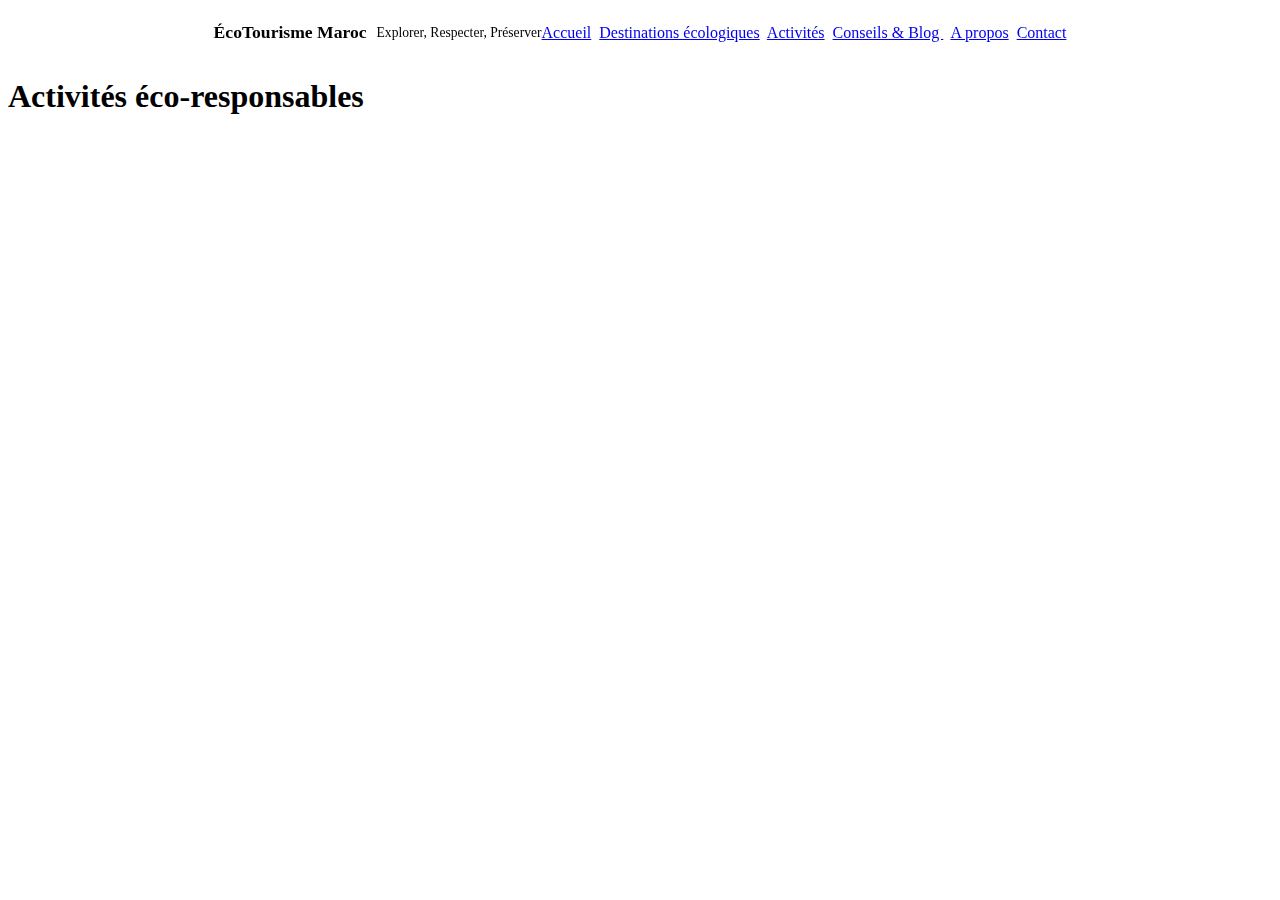
<file: Activite.html>
<!DOCTYPE html>
<html lang="fr">
   <head>
      <title>Activité</title>
      <meta charset="utf-8">
      <meta name="viewport" content="width=device-width,initial-scale=1.0">
      <link rel="stylesheet" href="CSS/navFooterSty.css" type="text/css">
   </head>
   <body>
      <header>
         <div class="title">
            <h1 align="center">ÉcoTourisme Maroc</h1>
            <p align="center">Explorer, Respecter, Préserver</p>
         </div>
         <nav  align="center">
            <a href="accueil.html">Accueil</a>&nbsp;
            <a href="destinations.html">Destinations écologiques</a>&nbsp;
            <a href="Activite.html">Activités</a>&nbsp;
            <a href="consielsBlog.html">Conseils & Blog </a>&nbsp;
            <a href="apropos.html">A propos</a>&nbsp;
            <a href="contact.html">Contact</a>
         </nav>
      </header>
      <main>
         <section>
            <h1>Activités éco-responsables</h1>
         </section>
      </main>
   </body>
</html>
</file>
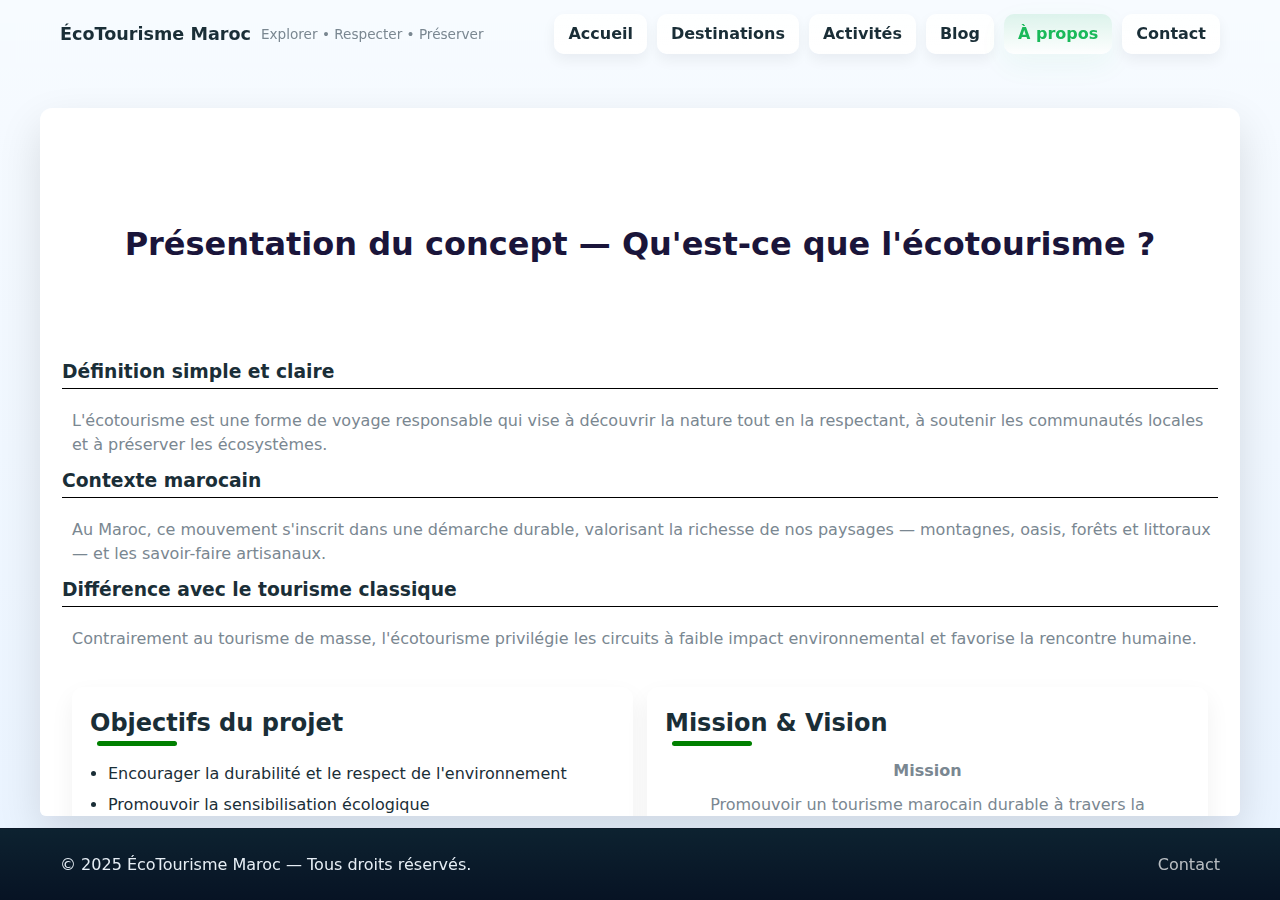
<file: apropos.html>
<!DOCTYPE html>
<html lang="fr">
    <head>
      <title>Présentation du concept — ÉcoTourisme Maroc</title>
      <meta charset="utf-8">
      <meta name="viewport" content="width=device-width,initial-scale=1.0">
      <link rel="stylesheet" href="CSS/base.css" type="text/css">
      <link rel="stylesheet" href="CSS/navFooterSty.css" type="text/css">
      <link rel="stylesheet" href="CSS/AproposStyle.css" type="text/css">
    </head>
   <body class="has-bottom-panel">
         <header>
            <div class="header-inner container">
                      <div class="title">
                  <h1>ÉcoTourisme Maroc</h1>
                  <p>Explorer • Respecter • Préserver</p>
               </div>
                      <button class="nav-toggle" aria-label="Ouvrir le menu" aria-expanded="false">
                         <span class="bar"></span>
                         <span class="bar"></span>
                         <span class="bar"></span>
                      </button>
               <nav class="main-nav">
                  <a href="accueil.html">Accueil</a>
                  <a href="destinations.html">Destinations</a>
                  <a href="Activite.html">Activités</a>
                  <a href="consielsBlog.html">Blog</a>
                  <a href="apropos.html" class="active">À propos</a>
                  <a href="contact.html">Contact</a>
               </nav>
            </div>
         </header>
     <main class="page-bottom-panel container" aria-labelledby="apropos-title">
      <section>
         <h1 id="apropos-title" class="titre">Présentation du concept — Qu'est-ce que l'écotourisme ?</h1>
         <div class="parag">
            <h3>Définition simple et claire </h3>
            <p>L'écotourisme est une forme de voyage responsable qui vise à découvrir la nature tout en la respectant, à soutenir les communautés locales et à préserver les écosystèmes.</p>
            <h3>Contexte marocain </h3>
            <p>Au Maroc, ce mouvement s'inscrit dans une démarche durable, valorisant la richesse de nos paysages — montagnes, oasis, forêts et littoraux — et les savoir-faire artisanaux.</p>
            <h3>Différence avec le tourisme classique </h3>
            <p>Contrairement au tourisme de masse, l'écotourisme privilégie les circuits à faible impact environnemental et favorise la rencontre humaine.</p>
         </div>
         <div class="obj">
            <section>
            <h1>Objectifs du projet</h1>
            <h4></h4>
               <ul>
                  <li>Encourager la durabilité et le respect de l'environnement</li>
                  <li>Promouvoir la sensibilisation écologique</li>
                  <li>Préserver la richesse culturelle locale</li>
               </ul>
            </section>
            <section>
            <h1>Mission & Vision</h1>
               <h4>Mission</h4>
               <p>Promouvoir un tourisme marocain durable à travers la découverte de destinations naturelles et authentiques, tout en soutenant les initiatives locales écologiques.</p>
               <h4>Vision</h4>
               <p>Faire du Maroc une référence régionale en matière d'écotourisme et de voyage responsable d'ici quelques années.</p>
            </section>
         </div>
      </section>
      <hr>
      <p id="line">Découvrez nos <a href="destinations.html">destinations écologiques</a> pour en savoir plus.</p>
     </main>
     <!-- fixed footer for this page, the main panel sits above it -->
     <footer class="fixed-footer">
        <div class="footer-container container">
          <p>&copy; 2025 ÉcoTourisme Maroc — Tous droits réservés.</p>
          <nav><a href="contact.html">Contact</a></nav>
        </div>
     </footer>
          <script src="scripts/main.js" defer></script>
    </body>
</html>
</file>
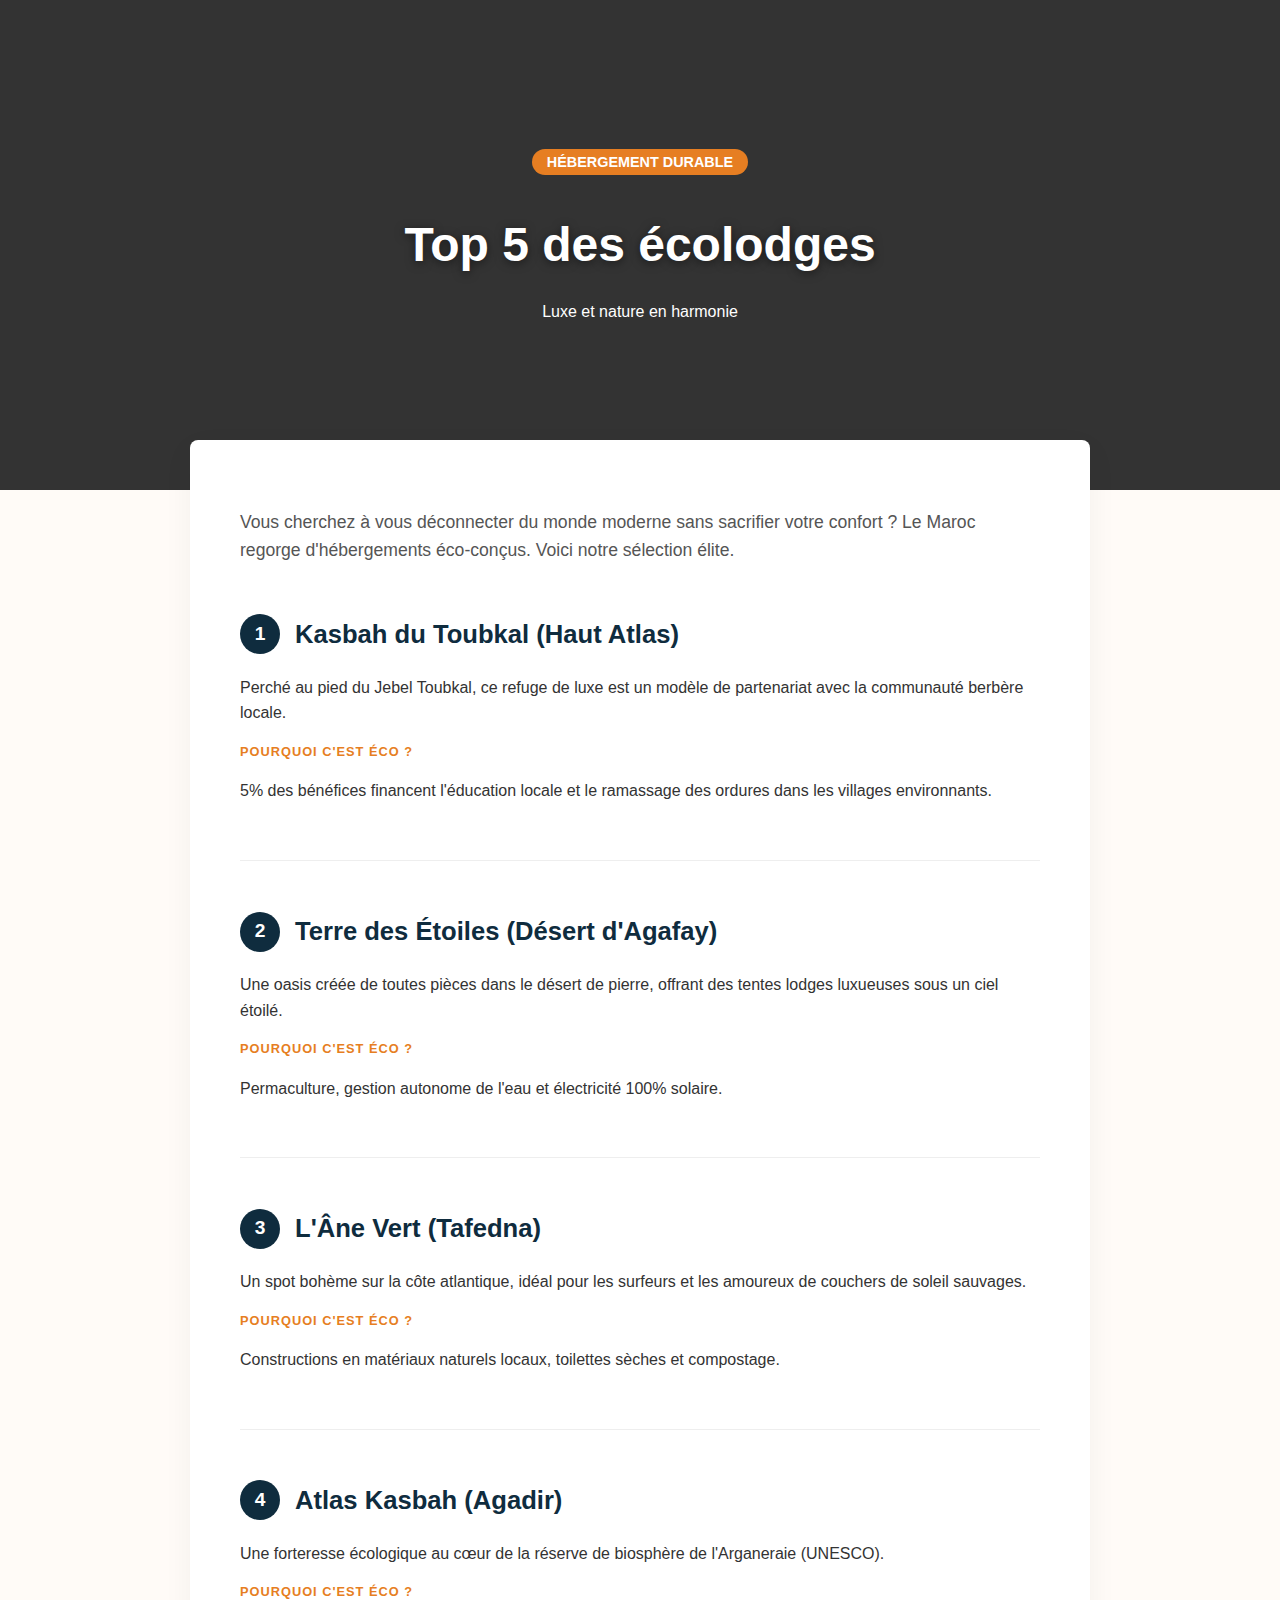
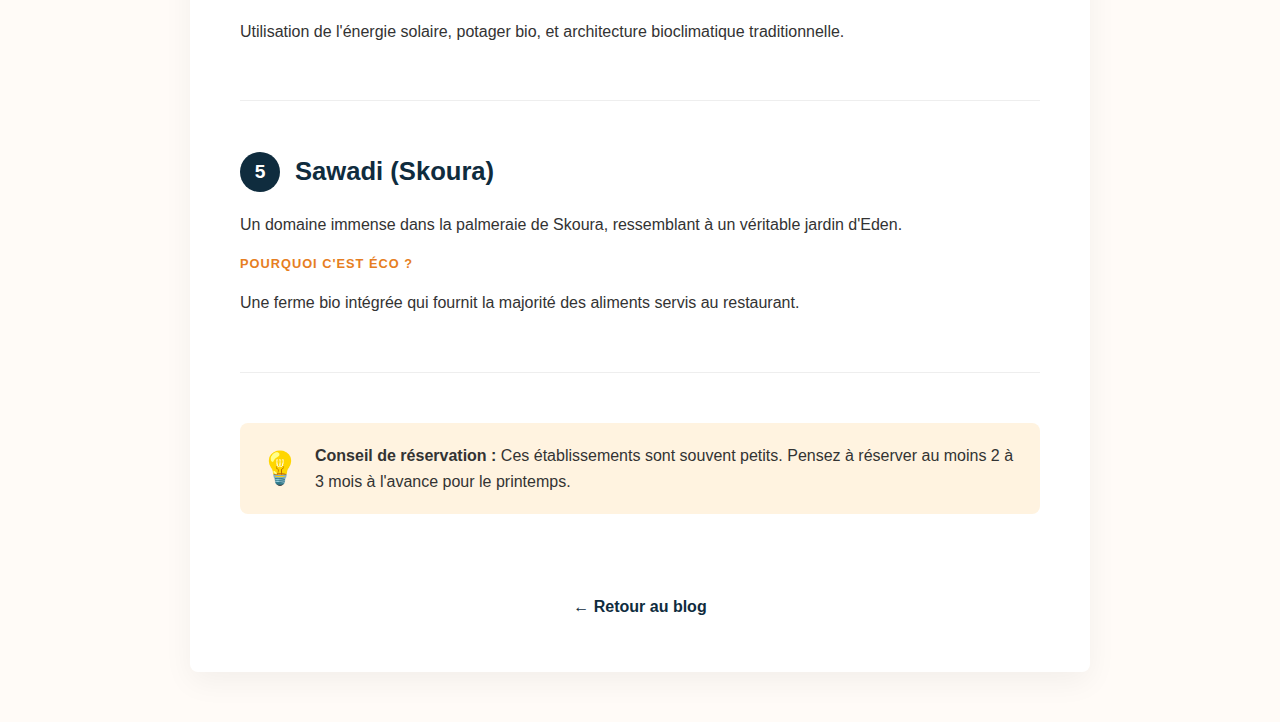
<file: article-ecolodges.html>
<!DOCTYPE html>
<html lang="fr">
<head>
    <meta charset="UTF-8">
    <title>Top 5 Ecolodges Maroc</title>
    <style>
        /* --- GLOBAL --- */
        body {
            font-family: 'Segoe UI', 'Helvetica', sans-serif;
            line-height: 1.6;
            color: #333;
            background-color: #fffbf7; /* Fond très légèrement crème/chaud */
            margin: 0;
        }

        /* --- HEADER IMAGE FULL WIDTH --- */
        .header-cover {
            height: 50vh;
            background-color: #333; /* Placeholder image */
            display: flex;
            align-items: center;
            justify-content: center;
            color: white;
            text-align: center;
            padding: 20px;
        }

        .header-content h1 {
            font-size: 3rem;
            margin-bottom: 10px;
            text-shadow: 0 2px 10px rgba(0,0,0,0.5);
        }
        .header-content span {
            background: #e67e22;
            padding: 5px 15px;
            border-radius: 20px;
            font-size: 0.9rem;
            font-weight: bold;
            text-transform: uppercase;
        }

        /* --- CONTAINER --- */
        .container {
            max-width: 800px;
            margin: -50px auto 50px;
            background: white;
            padding: 50px;
            border-radius: 8px;
            box-shadow: 0 10px 30px rgba(0,0,0,0.05);
            position: relative;
        }

        .intro { font-size: 1.1rem; color: #555; margin-bottom: 50px; }

        /* --- LIST ITEMS --- */
        .lodge-item {
            margin-bottom: 50px;
            border-bottom: 1px solid #eee;
            padding-bottom: 40px;
        }
        .lodge-item:last-child { border-bottom: none; }

        .lodge-title {
            display: flex;
            align-items: center;
            margin-bottom: 20px;
        }

        .number {
            background-color: #0f2c3e;
            color: white;
            width: 40px;
            height: 40px;
            border-radius: 50%;
            display: flex;
            align-items: center;
            justify-content: center;
            font-weight: bold;
            font-size: 1.2rem;
            margin-right: 15px;
            flex-shrink: 0;
        }

        h2 { margin: 0; color: #0f2c3e; font-size: 1.6rem; }

        .sub-title {
            font-weight: 700;
            color: #e67e22;
            margin-top: 15px;
            display: block;
            text-transform: uppercase;
            font-size: 0.8rem;
            letter-spacing: 1px;
        }

        /* --- INFO BOX --- */
        .info-box {
            background: #fff3e0;
            padding: 20px;
            border-radius: 8px;
            margin-top: 40px;
            display: flex;
            align-items: center;
        }
        .info-icon { font-size: 2rem; margin-right: 15px; }
         .back-link {
            display: inline-block;
            margin-top: 50px;
            color: #0f2c3e;
            text-decoration: none;
            font-weight: bold;
            font-family: sans-serif;
            border-bottom: 2px solid transparent;
        }
        .back-link:hover { border-bottom-color: #0f2c3e; }
        @media(min-width: 768px){
            .container{ flex-direction: row; align-items: center; }
        }
    </style>
</head>
<body>

    <header class="header-cover">
        <div class="header-content">
            <span>Hébergement Durable</span>
            <h1>Top 5 des écolodges</h1>
            <p>Luxe et nature en harmonie</p>
        </div>
    </header>

    <main class="container">
        <p class="intro">
            Vous cherchez à vous déconnecter du monde moderne sans sacrifier votre confort ? Le Maroc regorge d'hébergements éco-conçus. Voici notre sélection élite.
        </p>

        <article class="lodge-item">
            <div class="lodge-title">
                <div class="number">1</div>
                <h2>Kasbah du Toubkal (Haut Atlas)</h2>
            </div>
            <p>Perché au pied du Jebel Toubkal, ce refuge de luxe est un modèle de partenariat avec la communauté berbère locale.</p>
            <span class="sub-title">Pourquoi c'est éco ?</span>
            <p>5% des bénéfices financent l'éducation locale et le ramassage des ordures dans les villages environnants.</p>
        </article>

        <article class="lodge-item">
            <div class="lodge-title">
                <div class="number">2</div>
                <h2>Terre des Étoiles (Désert d'Agafay)</h2>
            </div>
            <p>Une oasis créée de toutes pièces dans le désert de pierre, offrant des tentes lodges luxueuses sous un ciel étoilé.</p>
            <span class="sub-title">Pourquoi c'est éco ?</span>
            <p>Permaculture, gestion autonome de l'eau et électricité 100% solaire.</p>
        </article>

        <article class="lodge-item">
            <div class="lodge-title">
                <div class="number">3</div>
                <h2>L'Âne Vert (Tafedna)</h2>
            </div>
            <p>Un spot bohème sur la côte atlantique, idéal pour les surfeurs et les amoureux de couchers de soleil sauvages.</p>
            <span class="sub-title">Pourquoi c'est éco ?</span>
            <p>Constructions en matériaux naturels locaux, toilettes sèches et compostage.</p>
        </article>

         <article class="lodge-item">
            <div class="lodge-title">
                <div class="number">4</div>
                <h2>Atlas Kasbah (Agadir)</h2>
            </div>
            <p>Une forteresse écologique au cœur de la réserve de biosphère de l'Arganeraie (UNESCO).</p>
            <span class="sub-title">Pourquoi c'est éco ?</span>
            <p>Utilisation de l'énergie solaire, potager bio, et architecture bioclimatique traditionnelle.</p>
        </article>

         <article class="lodge-item">
            <div class="lodge-title">
                <div class="number">5</div>
                <h2>Sawadi (Skoura)</h2>
            </div>
            <p>Un domaine immense dans la palmeraie de Skoura, ressemblant à un véritable jardin d'Eden.</p>
            <span class="sub-title">Pourquoi c'est éco ?</span>
            <p>Une ferme bio intégrée qui fournit la majorité des aliments servis au restaurant.</p>
        </article>

        <div class="info-box">
            <div class="info-icon">💡</div>
            <div>
                <strong>Conseil de réservation :</strong> Ces établissements sont souvent petits. Pensez à réserver au moins 2 à 3 mois à l'avance pour le printemps.
            </div>
        </div>
        
        <div style="margin-top: 30px; text-align: center;">
            <a href="consielsBlog.html" class="back-link ">← Retour au blog</a>
        </div>
    </main>

</body>
</html>
</file>
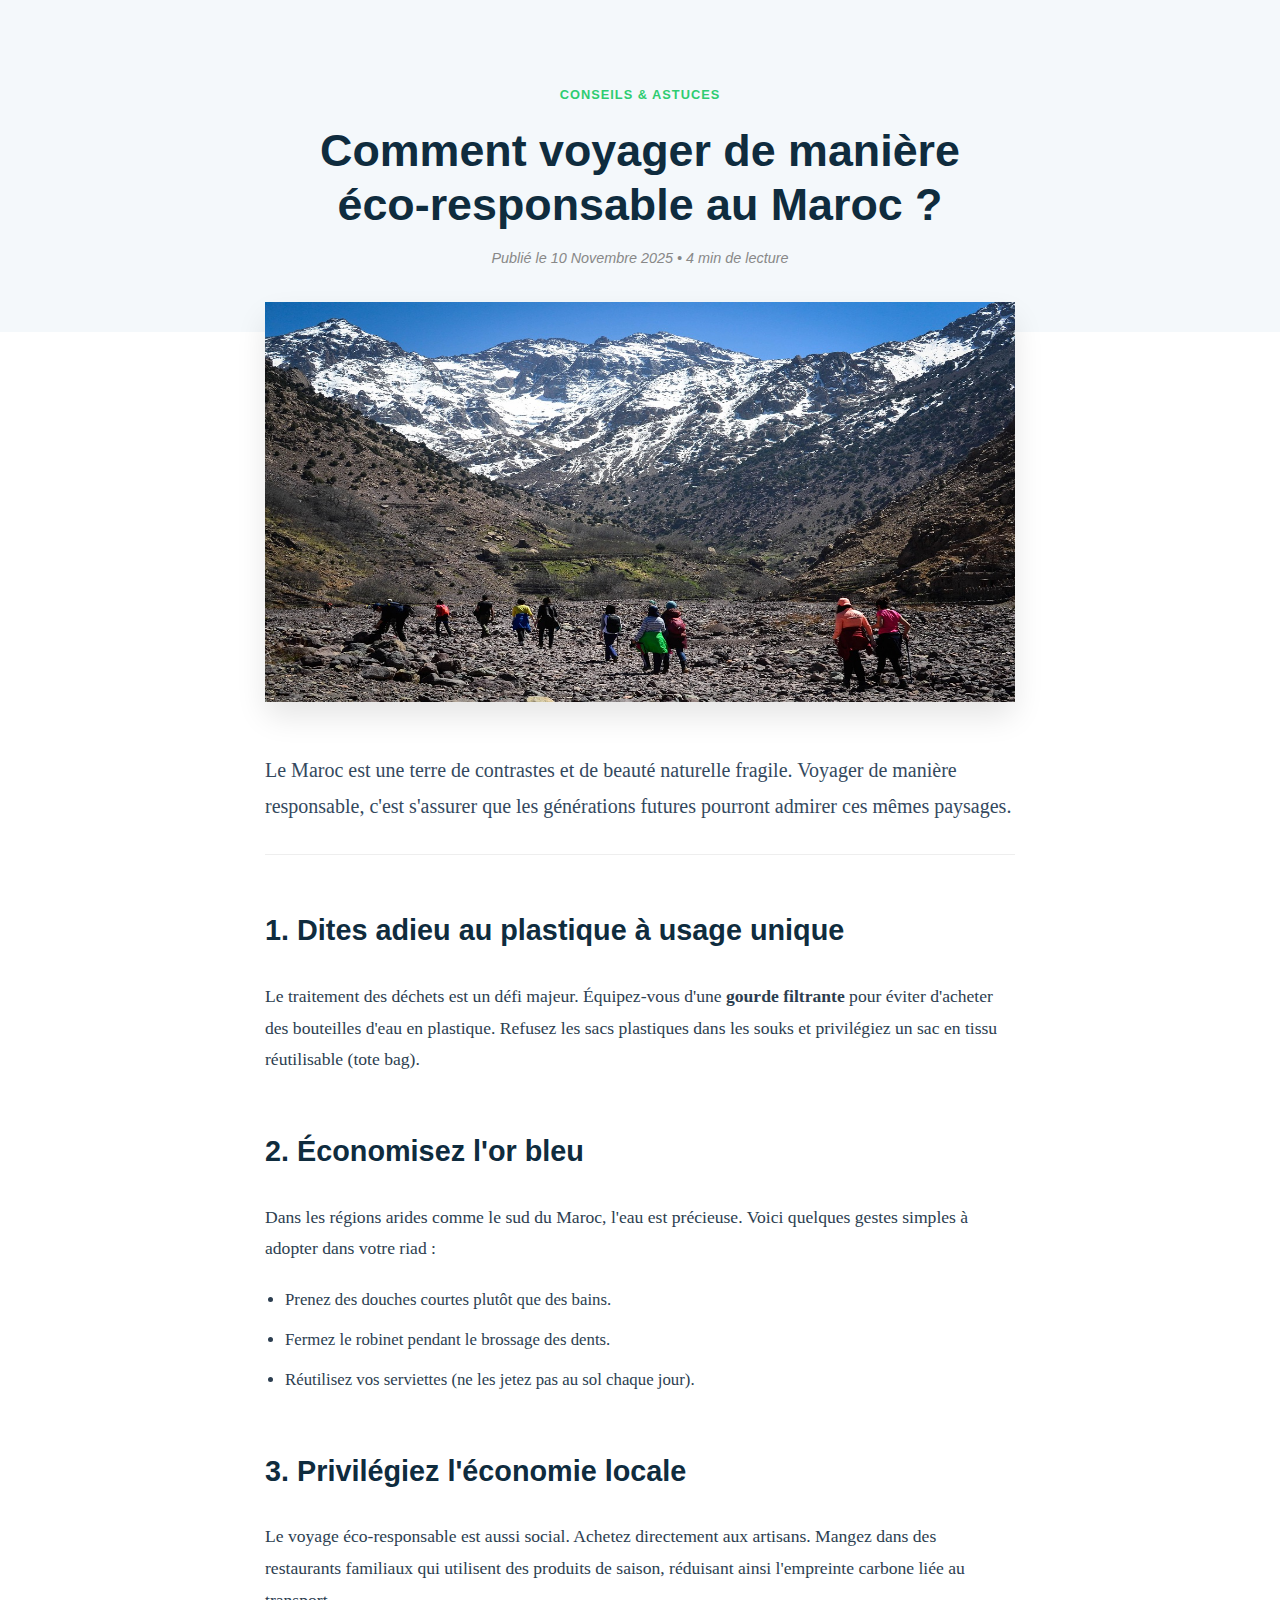
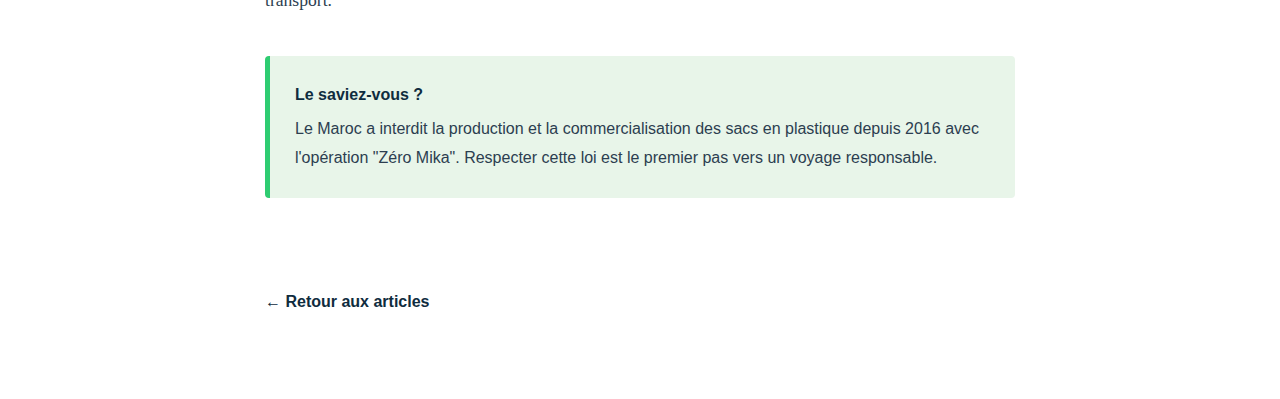
<file: article-responsable.html>
<!DOCTYPE html>
<html lang="fr">
<head>
    <meta charset="UTF-8">
    <title>Comment voyager éco-responsable ?</title>
    <style>
        /* --- GLOBAL --- */
        body {
            font-family: 'Georgia', serif; /* Police Serif pour le corps du texte (style journal) */
            line-height: 1.8;
            color: #2c3e50;
            background-color: #fff;
            margin: 0;
        }

        h1, h2, h3 { font-family: 'Segoe UI', sans-serif; color: #0f2c3e; }

        /* --- HEADER --- */
        .article-header {
            text-align: center;
            padding: 80px 20px 40px;
            background-color: #f4f8fb;
        }
        
        .meta-category {
            color: #2ecc71;
            font-weight: 700;
            text-transform: uppercase;
            font-family: sans-serif;
            font-size: 0.8rem;
            letter-spacing: 1px;
        }

        h1 {
            font-size: 2.8rem;
            margin: 15px 0;
            line-height: 1.2;
        }

        .meta-date { color: #888; font-style: italic; font-size: 0.9rem; font-family: sans-serif;}

        /* --- CONTENT --- */
        .container {
            max-width: 750px;
            margin: 0 auto;
            padding: 0 20px 80px;
        }

        .hero-image {
            width: 100%;
            height: 400px;
            background-color: #ddd;
            border-radius: 12px;
            margin: -30px auto 50px; 
            display: flex; align-items: center; justify-content: center; color: #666;
            box-shadow: 0 15px 30px rgba(0,0,0,0.1);
            position: relative;
        }
        .hero-image img{
            height : 100%;
            width: 100%;
        }


        .intro {
            font-size: 1.25rem;
            margin-bottom: 40px;
            color: #34495e;
            border-bottom: 1px solid #eee;
            padding-bottom: 30px;
        }

        h2 {
            margin-top: 50px;
            font-size: 1.8rem;
        }

        p { margin-bottom: 20px; font-size: 1.1rem; }

        /* --- LIST STYLING --- */
        ul { margin-bottom: 30px; padding-left: 20px; }
        ul li { margin-bottom: 10px; font-size: 1.05rem; }
        
        /* --- HIGHLIGHT BOX --- */
        .highlight-box {
            background-color: #e8f5e9;
            border-left: 5px solid #2ecc71;
            padding: 25px;
            border-radius: 4px;
            margin: 40px 0;
            font-family: 'Segoe UI', sans-serif;
        }
        .highlight-box strong { display: block; margin-bottom: 5px; color: #0f2c3e; }

        .back-link {
            display: inline-block;
            margin-top: 50px;
            color: #0f2c3e;
            text-decoration: none;
            font-weight: bold;
            font-family: sans-serif;
            border-bottom: 2px solid transparent;
        }
        .back-link:hover { border-bottom-color: #0f2c3e; }

    </style>
</head>
<body>

    <header class="article-header">
        <span class="meta-category">Conseils & Astuces</span>
        <h1>Comment voyager de manière<br>éco-responsable au Maroc ?</h1>
        <p class="meta-date">Publié le 10 Novembre 2025 • 4 min de lecture</p>
    </header>

    <div class="container">
        <div class="hero-image"><img src="images/voyager.jpg"></div>

        <p class="intro">
            Le Maroc est une terre de contrastes et de beauté naturelle fragile. Voyager de manière responsable, c'est s'assurer que les générations futures pourront admirer ces mêmes paysages.
        </p>

        <h2>1. Dites adieu au plastique à usage unique</h2>
        <p>Le traitement des déchets est un défi majeur. Équipez-vous d'une <strong>gourde filtrante</strong> pour éviter d'acheter des bouteilles d'eau en plastique. Refusez les sacs plastiques dans les souks et privilégiez un sac en tissu réutilisable (tote bag).</p>

        <h2>2. Économisez l'or bleu</h2>
        <p>Dans les régions arides comme le sud du Maroc, l'eau est précieuse. Voici quelques gestes simples à adopter dans votre riad :</p>
        <ul>
            <li>Prenez des douches courtes plutôt que des bains.</li>
            <li>Fermez le robinet pendant le brossage des dents.</li>
            <li>Réutilisez vos serviettes (ne les jetez pas au sol chaque jour).</li>
        </ul>

        <h2>3. Privilégiez l'économie locale</h2>
        <p>Le voyage éco-responsable est aussi social. Achetez directement aux artisans. Mangez dans des restaurants familiaux qui utilisent des produits de saison, réduisant ainsi l'empreinte carbone liée au transport.</p>

        <div class="highlight-box">
            <strong>Le saviez-vous ?</strong>
            Le Maroc a interdit la production et la commercialisation des sacs en plastique depuis 2016 avec l'opération "Zéro Mika". Respecter cette loi est le premier pas vers un voyage responsable.
        </div>

        <a href="consielsBlog.html" class="back-link">← Retour aux articles</a>
    </div>

</body>
</html>
</file>
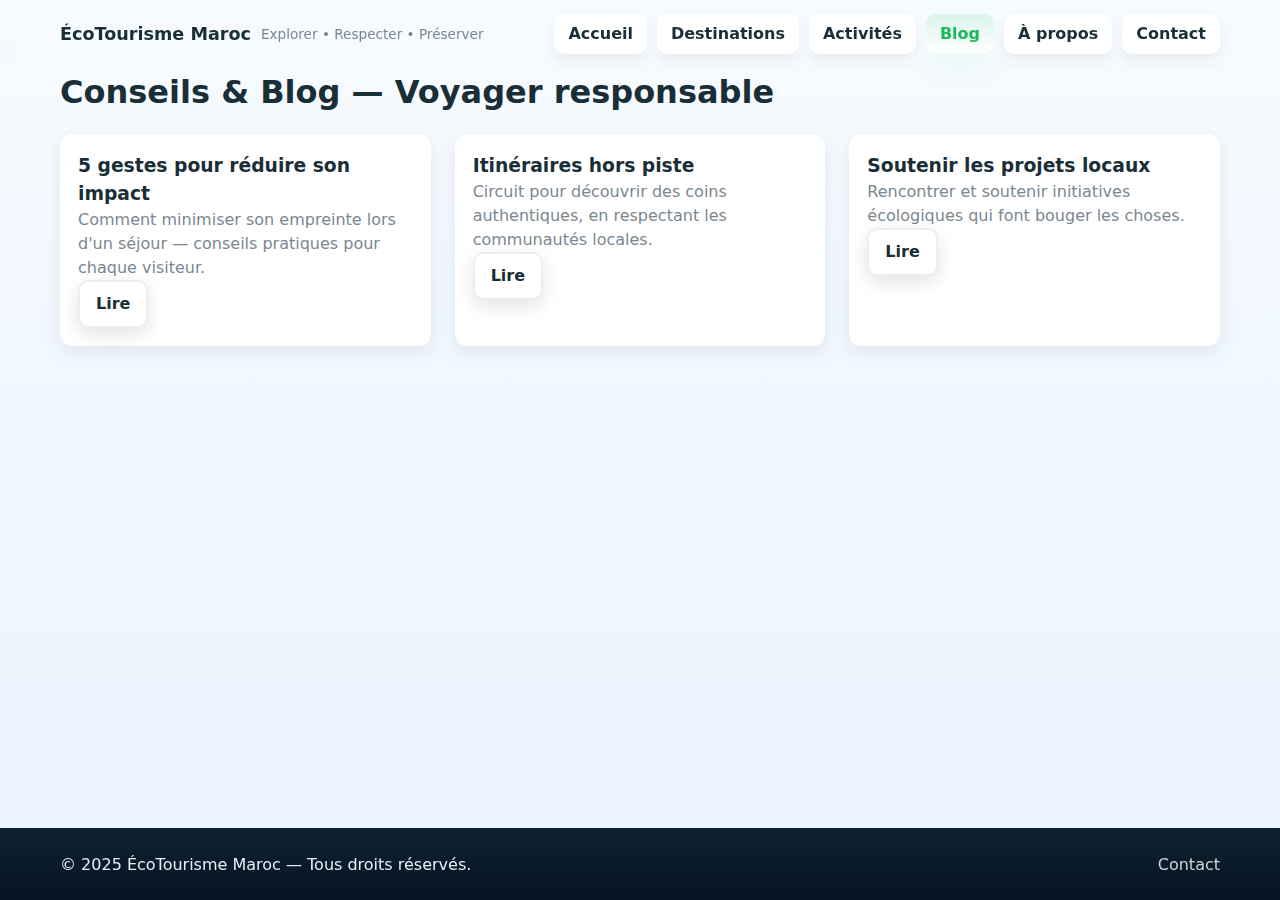
<file: consielsBlog.html>
<!DOCTYPE html>
<html lang="fr">
   <head>
       <title>ÉcoTourisme Maroc</title>
       <meta charset="utf-8">
      <meta name="viewport" content="width=device-width,initial-scale=1.0">
      <link rel="stylesheet" href="CSS/base.css" type="text/css">
      <link rel="stylesheet" href="CSS/navFooterSty.css" type="text/css">
   </head>
   <body>
         <header>
            <div class="header-inner container">
                      <div class="title">
                  <h1>ÉcoTourisme Maroc</h1>
                  <p>Explorer • Respecter • Préserver</p>
               </div>
                      <button class="nav-toggle" aria-label="Ouvrir le menu" aria-expanded="false">
                         <span class="bar"></span>
                         <span class="bar"></span>
                         <span class="bar"></span>
                      </button>
               <nav class="main-nav">
                  <a href="accueil.html">Accueil</a>
                  <a href="destinations.html">Destinations</a>
                  <a href="Activite.html">Activités</a>
                  <a href="consielsBlog.html" class="active">Blog</a>
                  <a href="apropos.html">À propos</a>
                  <a href="contact.html">Contact</a>
               </nav>
            </div>
         </header>
         <main class="container">
            <h1 class="page-title">Conseils & Blog — Voyager responsable</h1>
            <div class="row mt-18">
               <article class="card col">
                  <h3>5 gestes pour réduire son impact</h3>
                  <p class="muted">Comment minimiser son empreinte lors d'un séjour — conseils pratiques pour chaque visiteur.</p>
                  <a class="btn secondary" href="#">Lire</a>
               </article>
               <article class="card col">
                  <h3>Itinéraires hors piste</h3>
                  <p class="muted">Circuit pour découvrir des coins authentiques, en respectant les communautés locales.</p>
                  <a class="btn secondary" href="#">Lire</a>
               </article>
               <article class="card col">
                  <h3>Soutenir les projets locaux</h3>
                  <p class="muted">Rencontrer et soutenir initiatives écologiques qui font bouger les choses.</p>
                  <a class="btn secondary" href="#">Lire</a>
               </article>
            </div>
         </main>
            <div class="site-bottom-gap" aria-hidden="true"></div>
         <footer>
            <div class="footer-container container">
               <p>&copy; 2025 ÉcoTourisme Maroc — Tous droits réservés.</p>
               <div><a href="contact.html">Contact</a></div>
            </div>
             </footer>
          <script src="scripts/main.js" defer></script>
   </body>
</html>
</file>
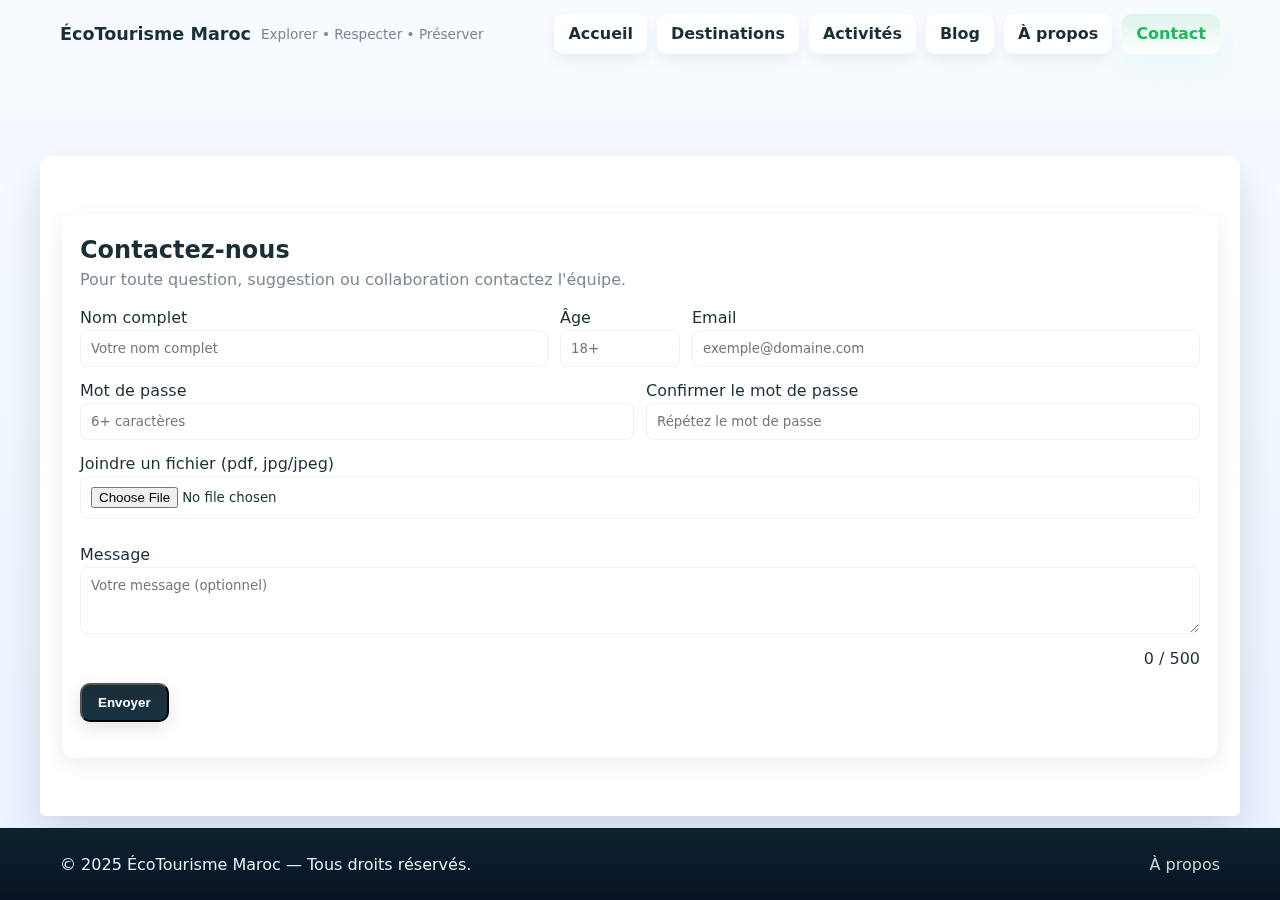
<file: contact.html>
<!DOCTYPE html>
<html lang="fr">
   <head>
      <title>ÉcoTourisme Maroc</title>
      <meta charset="utf-8">
      <meta name="viewport" content="width=device-width,initial-scale=1.0">
      <link rel="stylesheet" href="CSS/base.css" type="text/css">
      <link rel="stylesheet" href="CSS/navFooterSty.css" type="text/css">
   </head>
   <body class="has-bottom-panel">
         <header>
            <div class="header-inner container">
                      <div class="title">
                  <h1>ÉcoTourisme Maroc</h1>
                  <p>Explorer • Respecter • Préserver</p>
               </div>
                      <button class="nav-toggle" aria-label="Ouvrir le menu" aria-expanded="false">
                         <span class="bar"></span>
                         <span class="bar"></span>
                         <span class="bar"></span>
                      </button>
               <nav class="main-nav">
                  <a href="index.html">Accueil</a>
                  <a href="destinations.html">Destinations</a>
                  <a href="Activite.html">Activités</a>
                  <a href="consielsBlog.html">Blog</a>
                  <a href="apropos.html">À propos</a>
                  <a href="contact.html" class="active">Contact</a>
               </nav>
            </div>
         </header>
         <main class="page-bottom-panel container" aria-labelledby="contact-title">
            <section class="card page-section">
               <h2>Contactez-nous</h2>
               <p class="muted">Pour toute question, suggestion ou collaboration contactez l'équipe.</p>
                 <form id="contactForm" novalidate style="margin-top:14px;display:grid;gap:12px">
                     <div style="display:flex;gap:12px;flex-wrap:wrap">
                        <label style="flex:1 1 220px">Nom complet
                           <input id="fullname" name="fullname" required placeholder="Votre nom complet">
                           <div class="error-message" aria-live="polite"></div>
                        </label>

                        <label style="width:120px">Âge
                           <input id="age" name="age" type="number" min="0" required placeholder="18+">
                           <div class="error-message" aria-live="polite"></div>
                        </label>

                        <label style="flex:1 1 260px">Email
                           <input id="email" name="email" type="email" required placeholder="exemple@domaine.com">
                           <div class="error-message" aria-live="polite"></div>
                        </label>
                     </div>

                     <div style="display:flex;gap:12px;flex-wrap:wrap">
                        <label style="flex:1 1 220px">Mot de passe
                           <input id="password" name="password" type="password" required placeholder="6+ caractères">
                           <div class="error-message" aria-live="polite"></div>
                        </label>

                        <label style="flex:1 1 220px">Confirmer le mot de passe
                           <input id="confirmPassword" name="confirmPassword" type="password" required placeholder="Répétez le mot de passe">
                           <div class="error-message" aria-live="polite"></div>
                        </label>
                     </div>

                     <label>Joindre un fichier (pdf, jpg/jpeg)
                        <input id="fileInput" name="file" type="file" accept=".pdf,.jpg,.jpeg">
                        <div class="error-message" aria-live="polite"></div>
                     </label>

                     <div id="filePreview" style="display:flex;align-items:center;gap:10px"></div>

                     <label>Message
                        <textarea id="message" name="message" rows="3" maxlength="500" placeholder="Votre message (optionnel)"></textarea>
                        <div style="display:flex;align-items:center;justify-content:space-between;margin-top:6px">
                           <div class="error-message" aria-live="polite"></div>
                           <div id="messageCounter" class="char-counter" aria-live="polite">0 / 500</div>
                        </div>
                     </label>

                     <div style="display:flex;align-items:center;gap:8px">
                        <button type="submit" class="btn">Envoyer</button>
                     <div style="margin-left:auto;display:flex;align-items:center;gap:6px">
                     </div>
                     </div>

                     <div id="formMessage" role="status" aria-live="polite" style="margin-top:6px"></div>
                  </form>
            </section>
         </main>
     <footer class="fixed-footer">
        <div class="footer-container container">
           <p>&copy; 2025 ÉcoTourisme Maroc — Tous droits réservés.</p>
           <div><a href="apropos.html">À propos</a></div>
        </div>
     </footer>
         <script src="scripts/main.js" defer></script>
         <script src="scripts/contact.js" defer></script>
    </body>
</html>
</file>
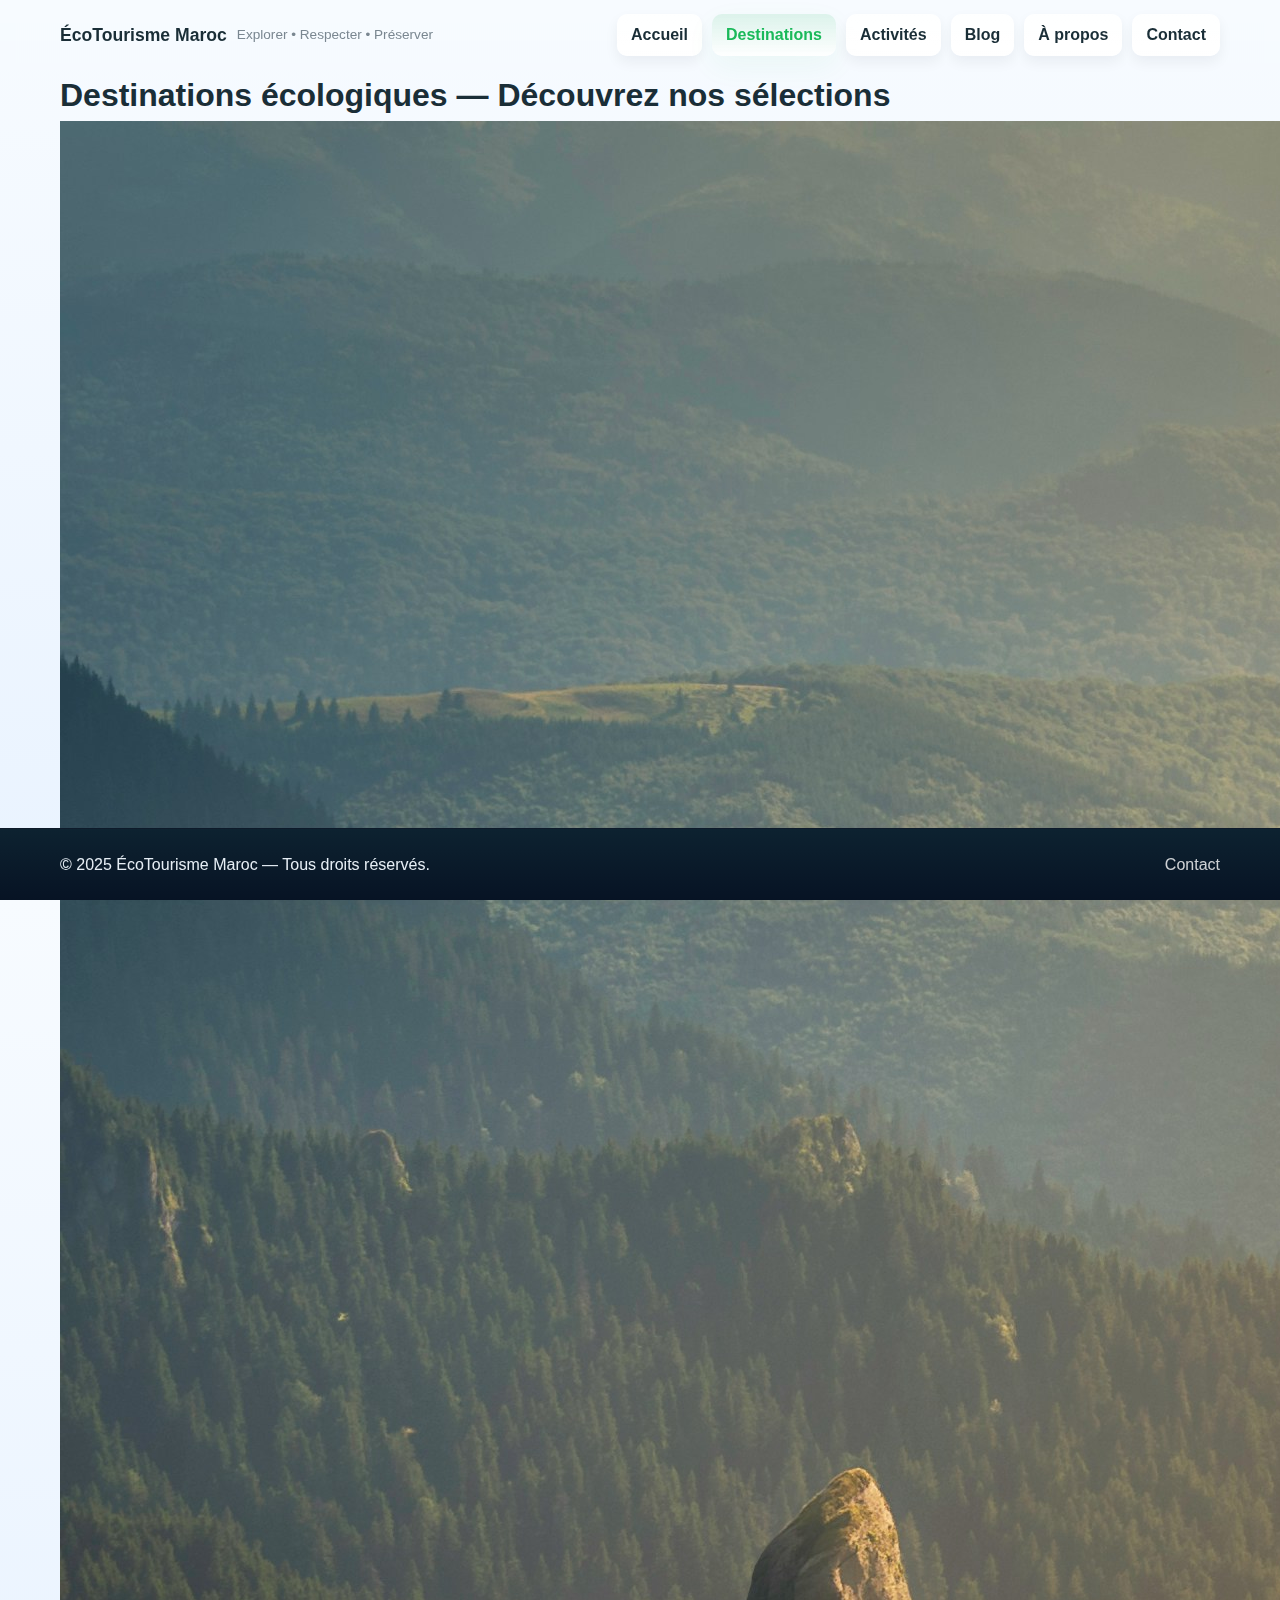
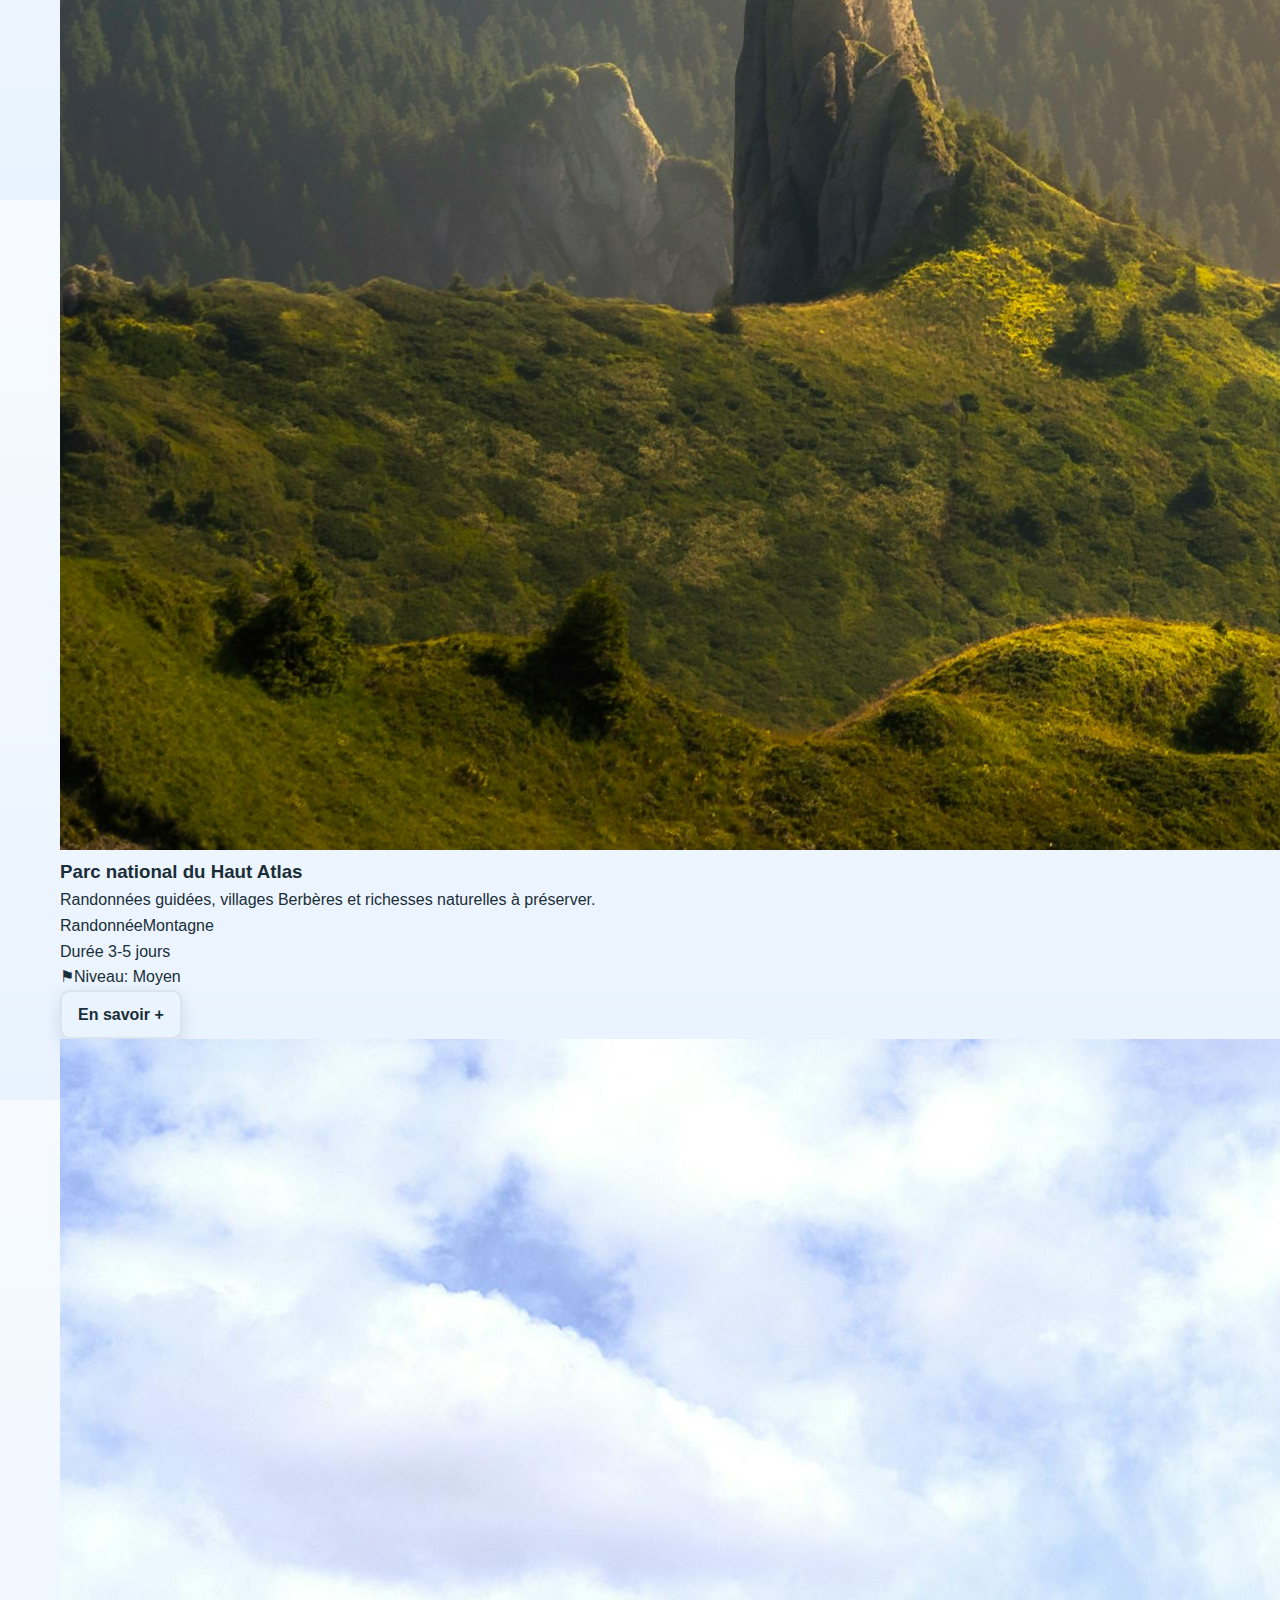
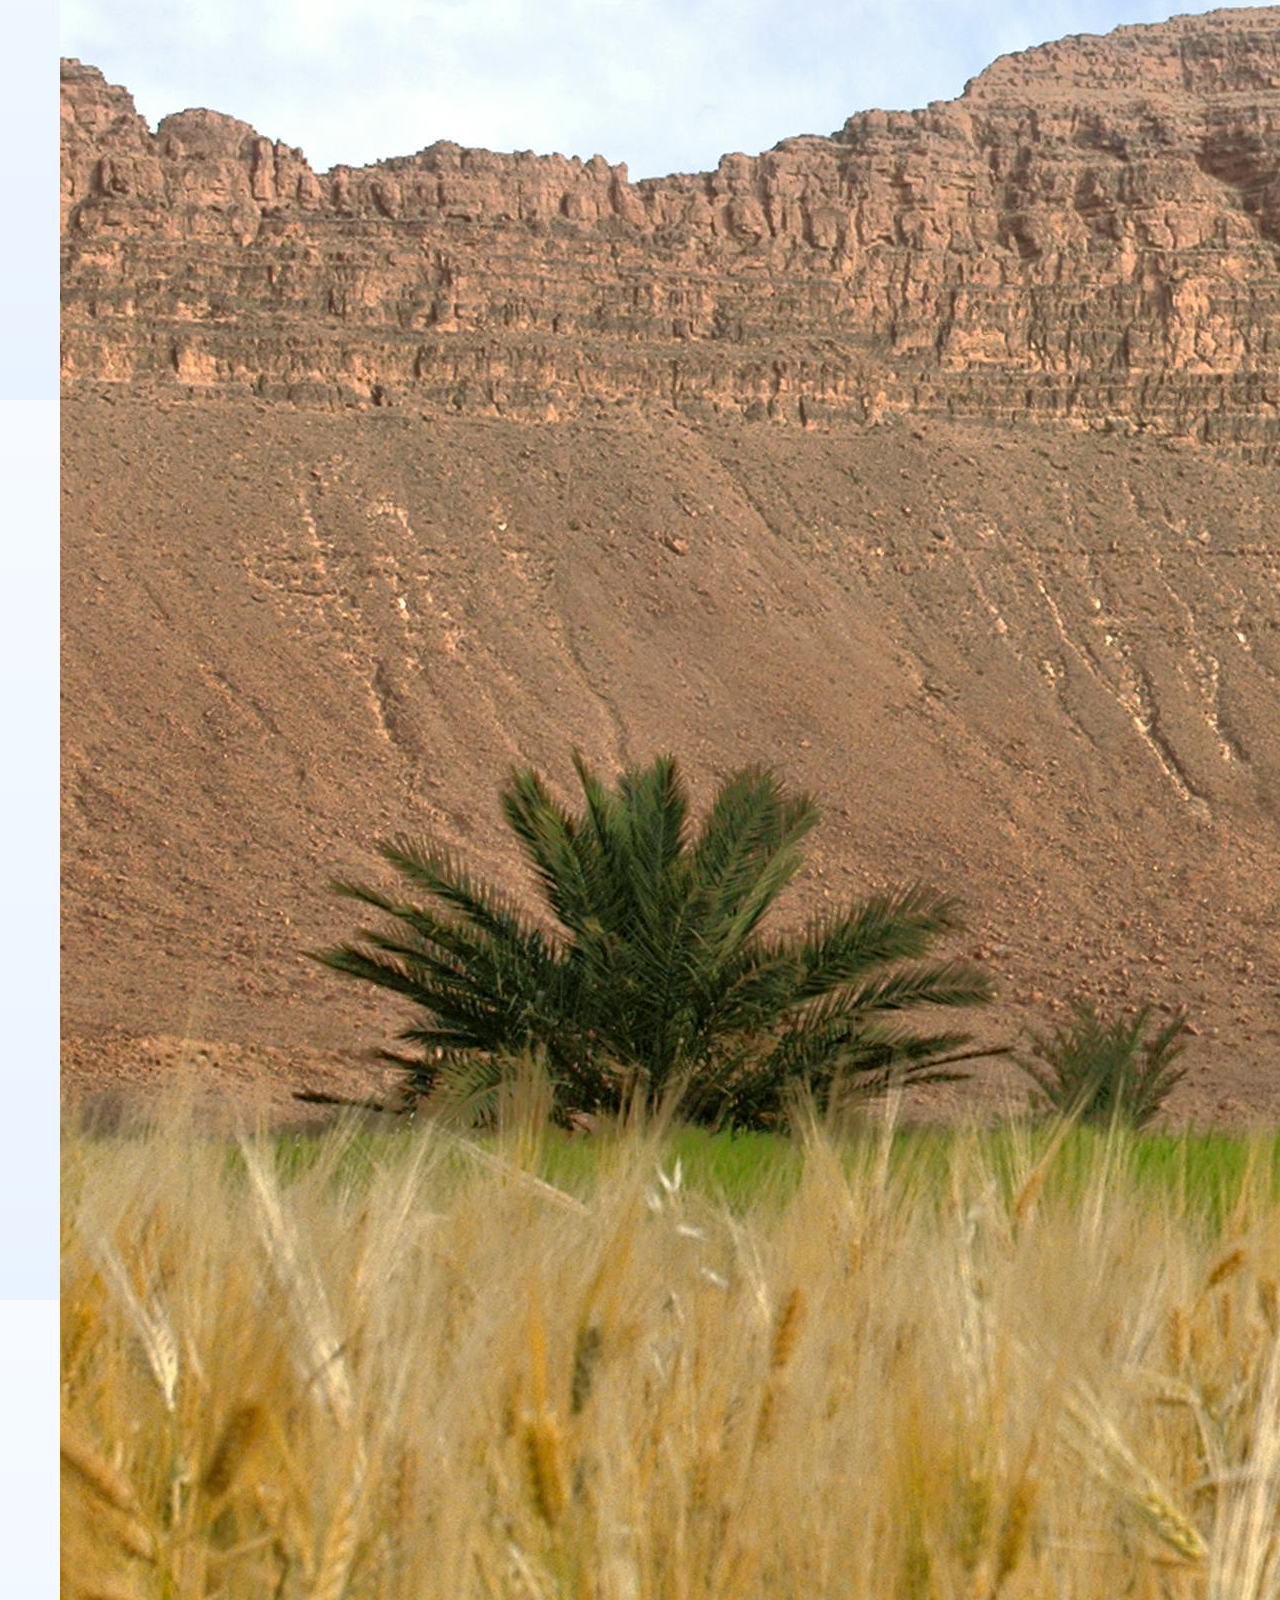
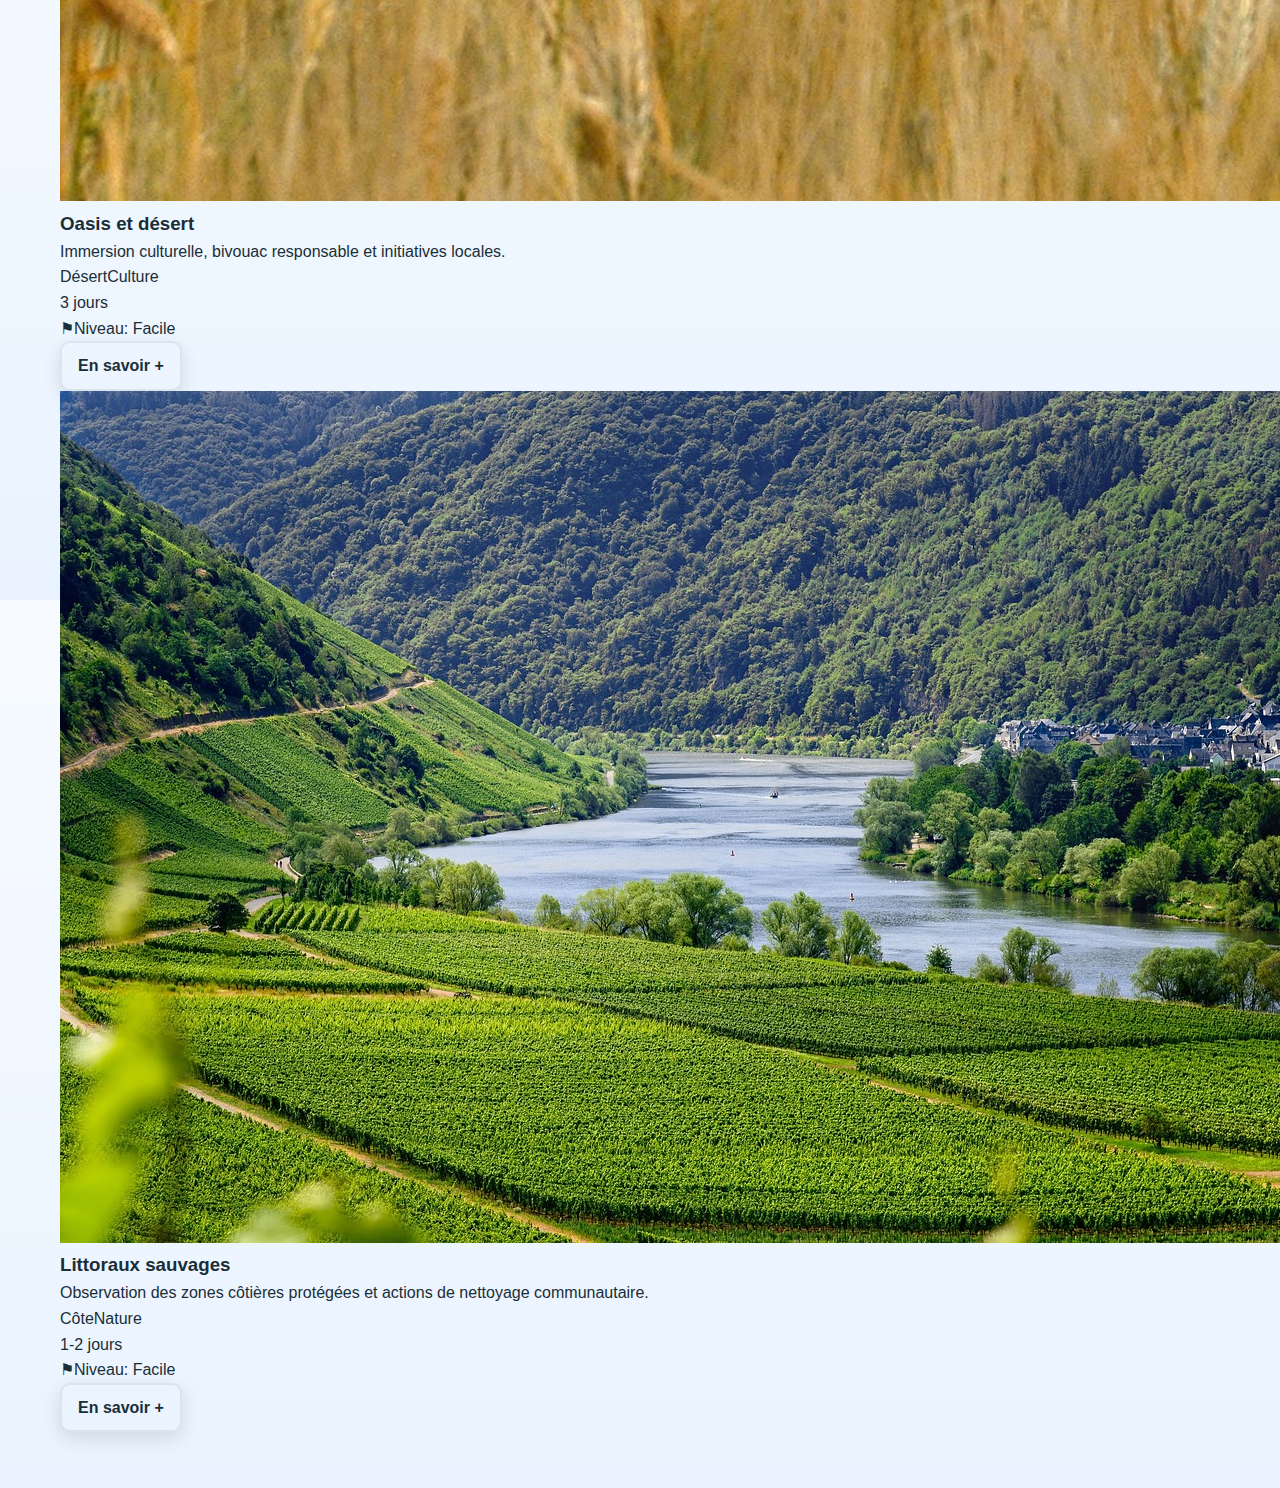
<file: destinations.html>
<!DOCTYPE html>
<html lang="fr">
   <head>
      <title>ÉDestinations écologiques</title>
      <meta charset="utf-8">
      <meta name="viewport" content="width=device-width,initial-scale=1.0">
      <link rel="stylesheet" href="CSS/base.css" type="text/css">
      <link rel="stylesheet" href="CSS/navFooterSty.css" type="text/css">
      <link rel="stylesheet" href="CSS/DestinationsSty.css" type="text/css">
   </head>
   <body>
         <header>
            <div class="header-inner container">
                      <div class="title">
                  <h1>ÉcoTourisme Maroc</h1>
                  <p>Explorer • Respecter • Préserver</p>
               </div>
                      <button class="nav-toggle" aria-label="Ouvrir le menu" aria-expanded="false">
                         <span class="bar"></span>
                         <span class="bar"></span>
                         <span class="bar"></span>
                      </button>
               <nav class="main-nav">
                  <a href="index.html">Accueil</a>
                  <a href="destinations.html" class="active">Destinations</a>
                  <a href="Activite.html">Activités</a>
                  <a href="consielsBlog.html">Blog</a>
                  <a href="apropos.html">À propos</a>
                  <a href="contact.html">Contact</a>
               </nav>
            </div>
         </header>
         <main class="container">
            <h1 class="page-title">Destinations écologiques — Découvrez nos sélections</h1>

            <div class="dest-grid">
               <article class="dest-card">
                  <img src="images/nature1.jpg" alt="Montagne marocaine">
                  <div class="body">
                     <h3>Parc national du Haut Atlas</h3>
                     <p>Randonnées guidées, villages Berbères et richesses naturelles à préserver.</p>
                     <div class="dest-meta">
                       <div class="dest-tags"><span class="tag">Randonnée</span><span class="tag">Montagne</span></div>
                       <div class="dest-stats">
                         <div class="stat"><span class="dot"></span><span>Durée 3-5 jours</span></div>
                         <div class="stat"><span>⚑</span><span>Niveau: Moyen</span></div>
                         <div class="dest-cta"><a class="btn secondary" href="hautAtalas.html">En savoir +</a></div>
                       </div>
                     </div>
                  </div>
               </article>

               <article class="dest-card">
                  <img src="images/nature7.jpg" alt="Oasis et dunes">
                  <div class="body">
                     <h3>Oasis et désert</h3>
                     <p>Immersion culturelle, bivouac responsable et initiatives locales.</p>
                     <div class="dest-meta">
                       <div class="dest-tags"><span class="tag">Désert</span><span class="tag">Culture</span></div>
                       <div class="dest-stats">
                         <div class="stat"><span class="dot"></span><span>3 jours</span></div>
                         <div class="stat"><span>⚑</span><span>Niveau: Facile</span></div>
                         <div class="dest-cta"><a class="btn secondary" href="oasis&dunes.html">En savoir +</a></div>
                       </div>
                     </div>
                  </div>
               </article>

               <article class="dest-card">
                  <img src="images/nature6.jpg" alt="Littoral préservé">
                  <div class="body">
                     <h3>Littoraux sauvages</h3>
                     <p>Observation des zones côtières protégées et actions de nettoyage communautaire.</p>
                     <div class="dest-meta">
                       <div class="dest-tags"><span class="tag">Côte</span><span class="tag">Nature</span></div>
                       <div class="dest-stats">
                         <div class="stat"><span class="dot"></span><span>1-2 jours</span></div>
                         <div class="stat"><span>⚑</span><span>Niveau: Facile</span></div>
                         <div class="dest-cta"><a class="btn secondary" href="littoral.html">En savoir +</a></div>
                       </div>
                     </div>
                  </div>
               </article>
            </div>
            <div class="site-bottom-gap" aria-hidden="true"></div>
         </main>

         <footer>
            <div class="footer-container container">
               <p>&copy; 2025 ÉcoTourisme Maroc — Tous droits réservés.</p>
               <div><a href="contact.html">Contact</a></div>
            </div>
             </footer>
          <script src="scripts/main.js" defer></script>
   </body>
</html>
</file>
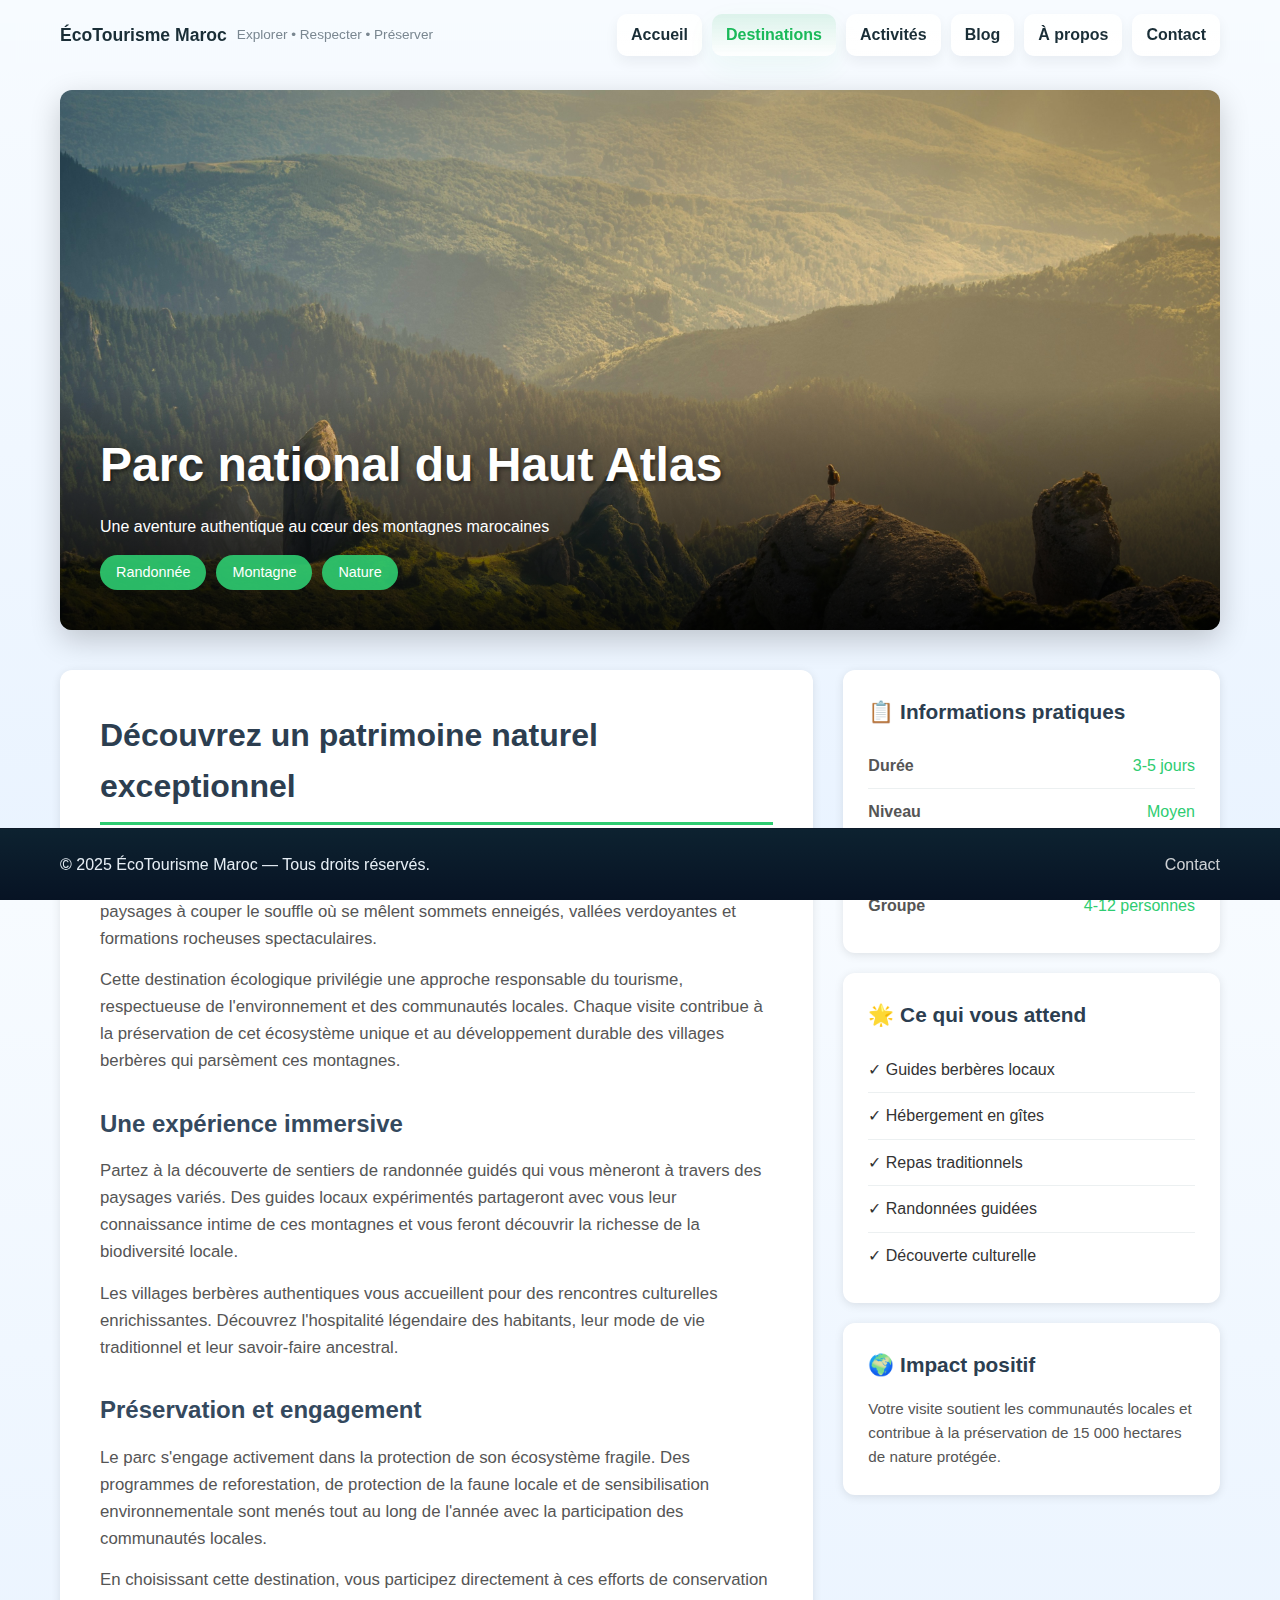
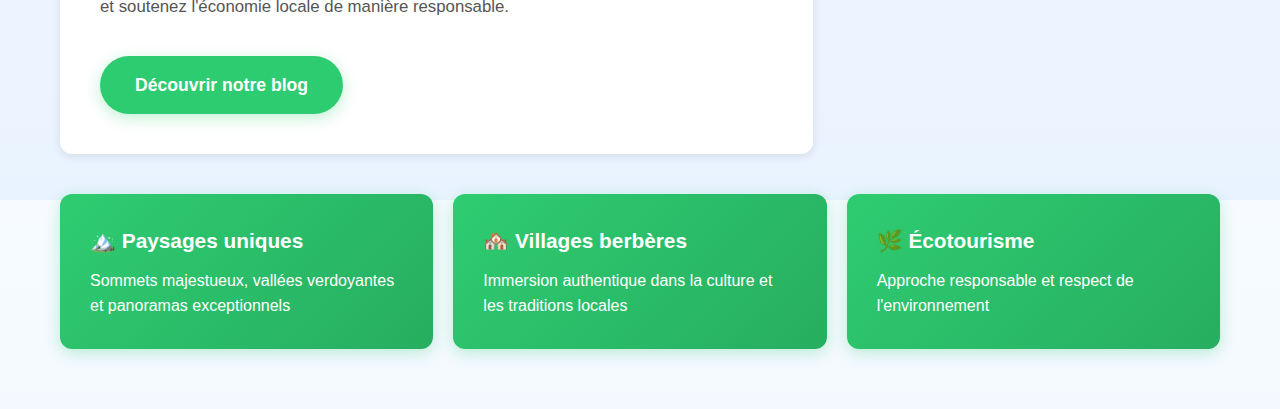
<file: hautAtalas.html>
<!DOCTYPE html>
<html lang="fr">
<head>
    <meta charset="UTF-8">
    <meta name="viewport" content="width=device-width, initial-scale=1.0">
    <link rel="stylesheet" href="CSS/base.css" type="text/css">
    <link rel="stylesheet" href="CSS/navFooterSty.css" type="text/css">
    <title>Parc national du Haut Atlas</title>
    <style>
        * {
            margin: 0;
            padding: 0;
            box-sizing: border-box;
        }

        body {
            font-family: 'Segoe UI', Tahoma, Geneva, Verdana, sans-serif;
            line-height: 1.6;
            color: #333;
            background-color: #f8f9fa;
        }

        main {
            max-width: 1200px;
            margin: 0 auto;
            padding: 20px;
        }

        .hero {
            position: relative;
            height: 500px;
            border-radius: 12px;
            overflow: hidden;
            margin-bottom: 40px;
            box-shadow: 0 10px 30px rgba(0,0,0,0.2);
        }

        .hero img {
            width: 100%;
            height: 100%;
            object-fit: cover;
        }

        .hero-overlay {
            position: absolute;
            bottom: 0;
            left: 0;
            right: 0;
            background: linear-gradient(to top, rgba(0,0,0,0.8), transparent);
            padding: 40px;
            color: white;
        }

        .hero h1 {
            font-size: 3rem;
            margin-bottom: 10px;
            text-shadow: 2px 2px 4px rgba(0,0,0,0.5);
        }

        .hero-tags {
            display: flex;
            gap: 10px;
            margin-top: 15px;
        }

        .tag {
            background-color: rgba(46, 204, 113, 0.9);
            padding: 6px 16px;
            border-radius: 20px;
            font-size: 0.9rem;
            font-weight: 500;
        }

        .content-grid {
            display: grid;
            grid-template-columns: 2fr 1fr;
            gap: 30px;
            margin-bottom: 40px;
        }

        .main-content {
            background: white;
            padding: 40px;
            border-radius: 12px;
            box-shadow: 0 2px 10px rgba(0,0,0,0.1);
        }

        .main-content h2 {
            color: #2c3e50;
            font-size: 2rem;
            margin-bottom: 20px;
            padding-bottom: 10px;
            border-bottom: 3px solid #2ecc71;
        }

        .main-content h3 {
            color: #34495e;
            font-size: 1.5rem;
            margin-top: 30px;
            margin-bottom: 15px;
        }

        .main-content p {
            margin-bottom: 15px;
            color: #555;
            font-size: 1.05rem;
        }

        .sidebar {
            display: flex;
            flex-direction: column;
            gap: 20px;
        }

        .info-card {
            background: white;
            padding: 25px;
            border-radius: 12px;
            box-shadow: 0 2px 10px rgba(0,0,0,0.1);
        }

        .info-card h3 {
            color: #2c3e50;
            font-size: 1.3rem;
            margin-bottom: 15px;
            display: flex;
            align-items: center;
            gap: 10px;
        }

        .info-card ul {
            list-style: none;
        }

        .info-card li {
            padding: 10px 0;
            border-bottom: 1px solid #ecf0f1;
            display: flex;
            justify-content: space-between;
            align-items: center;
        }

        .info-card li:last-child {
            border-bottom: none;
        }

        .info-label {
            font-weight: 600;
            color: #555;
        }

        .info-value {
            color: #2ecc71;
            font-weight: 500;
        }

        .highlights {
            display: grid;
            grid-template-columns: repeat(auto-fit, minmax(250px, 1fr));
            gap: 20px;
            margin: 40px 0;
        }

        .highlight-card {
            background: linear-gradient(135deg, #2ecc71 0%, #27ae60 100%);
            color: white;
            padding: 30px;
            border-radius: 12px;
            box-shadow: 0 4px 15px rgba(46, 204, 113, 0.3);
            transition: transform 0.3s ease;
        }

        .highlight-card:hover {
            transform: translateY(-5px);
        }

        .highlight-card h4 {
            font-size: 1.3rem;
            margin-bottom: 10px;
        }

        .cta-button {
            display: inline-block;
            background-color: #2ecc71;
            color: white;
            padding: 15px 35px;
            border-radius: 30px;
            text-decoration: none;
            font-weight: 600;
            font-size: 1.1rem;
            transition: all 0.3s ease;
            box-shadow: 0 4px 15px rgba(46, 204, 113, 0.3);
            margin-top: 20px;
        }

        .cta-button:hover {
            background-color: #27ae60;
            transform: translateY(-2px);
            box-shadow: 0 6px 20px rgba(46, 204, 113, 0.4);
        }

        @media (max-width: 768px) {
            .content-grid {
                grid-template-columns: 1fr;
            }

            .hero h1 {
                font-size: 2rem;
            }

            .main-content {
                padding: 25px;
            }
        }
    </style>
</head>
<body>
     <header>
            <div class="header-inner container">
                      <div class="title">
                  <h1>ÉcoTourisme Maroc</h1>
                  <p>Explorer • Respecter • Préserver</p>
               </div>
                      <button class="nav-toggle" aria-label="Ouvrir le menu" aria-expanded="false">
                         <span class="bar"></span>
                         <span class="bar"></span>
                         <span class="bar"></span>
                      </button>
               <nav class="main-nav">
                  <a href="index.html">Accueil</a>
                  <a href="destinations.html" class="active">Destinations</a>
                  <a href="Activite.html">Activités</a>
                  <a href="consielsBlog.html" >Blog</a>
                  <a href="apropos.html">À propos</a>
                  <a href="contact.html">Contact</a>
               </nav>
            </div>
    </header>
    <main>
        <div class="hero">
            <img src="images/nature1.jpg" alt="Parc national du Haut Atlas">
            <div class="hero-overlay">
                <h1>Parc national du Haut Atlas</h1>
                <p>Une aventure authentique au cœur des montagnes marocaines</p>
                <div class="hero-tags">
                    <span class="tag">Randonnée</span>
                    <span class="tag">Montagne</span>
                    <span class="tag">Nature</span>
                </div>
            </div>
        </div>

        <div class="content-grid">
            <div class="main-content">
                <h2>Découvrez un patrimoine naturel exceptionnel</h2>
                <p>Le Parc national du Haut Atlas vous invite à explorer l'un des joyaux naturels du Maroc. Situé au cœur de la chaîne de montagnes la plus emblématique du pays, ce parc offre des paysages à couper le souffle où se mêlent sommets enneigés, vallées verdoyantes et formations rocheuses spectaculaires.</p>

                <p>Cette destination écologique privilégie une approche responsable du tourisme, respectueuse de l'environnement et des communautés locales. Chaque visite contribue à la préservation de cet écosystème unique et au développement durable des villages berbères qui parsèment ces montagnes.</p>

                <h3>Une expérience immersive</h3>
                <p>Partez à la découverte de sentiers de randonnée guidés qui vous mèneront à travers des paysages variés. Des guides locaux expérimentés partageront avec vous leur connaissance intime de ces montagnes et vous feront découvrir la richesse de la biodiversité locale.</p>

                <p>Les villages berbères authentiques vous accueillent pour des rencontres culturelles enrichissantes. Découvrez l'hospitalité légendaire des habitants, leur mode de vie traditionnel et leur savoir-faire ancestral.</p>

                <h3>Préservation et engagement</h3>
                <p>Le parc s'engage activement dans la protection de son écosystème fragile. Des programmes de reforestation, de protection de la faune locale et de sensibilisation environnementale sont menés tout au long de l'année avec la participation des communautés locales.</p>

                <p>En choisissant cette destination, vous participez directement à ces efforts de conservation et soutenez l'économie locale de manière responsable.</p>

                <a href="consielsBlog.html" class="cta-button">Découvrir notre blog</a>
            </div>

            <aside class="sidebar">
                <div class="info-card">
                    <h3>📋 Informations pratiques</h3>
                    <ul>
                        <li>
                            <span class="info-label">Durée</span>
                            <span class="info-value">3-5 jours</span>
                        </li>
                        <li>
                            <span class="info-label">Niveau</span>
                            <span class="info-value">Moyen</span>
                        </li>
                        <li>
                            <span class="info-label">Type</span>
                            <span class="info-value">Randonnée</span>
                        </li>
                        <li>
                            <span class="info-label">Groupe</span>
                            <span class="info-value">4-12 personnes</span>
                        </li>
                    </ul>
                </div>

                <div class="info-card">
                    <h3>🌟 Ce qui vous attend</h3>
                    <ul>
                        <li>✓ Guides berbères locaux</li>
                        <li>✓ Hébergement en gîtes</li>
                        <li>✓ Repas traditionnels</li>
                        <li>✓ Randonnées guidées</li>
                        <li>✓ Découverte culturelle</li>
                    </ul>
                </div>

                <div class="info-card">
                    <h3>🌍 Impact positif</h3>
                    <p style="color: #555; font-size: 0.95rem;">Votre visite soutient les communautés locales et contribue à la préservation de 15 000 hectares de nature protégée.</p>
                </div>
            </aside>
        </div>

        <div class="highlights">
            <div class="highlight-card">
                <h4>🏔️ Paysages uniques</h4>
                <p>Sommets majestueux, vallées verdoyantes et panoramas exceptionnels</p>
            </div>
            <div class="highlight-card">
                <h4>🏘️ Villages berbères</h4>
                <p>Immersion authentique dans la culture et les traditions locales</p>
            </div>
            <div class="highlight-card">
                <h4>🌿 Écotourisme</h4>
                <p>Approche responsable et respect de l'environnement</p>
            </div>
        </div>
    </main>
    <footer>
            <div class="footer-container container">
               <p>&copy; 2025 ÉcoTourisme Maroc — Tous droits réservés.</p>
               <div><a href="contact.html">Contact</a></div>
            </div>
    </footer>
    <script src="scripts/main.js" defer></script>
</body>
</html>
</file>
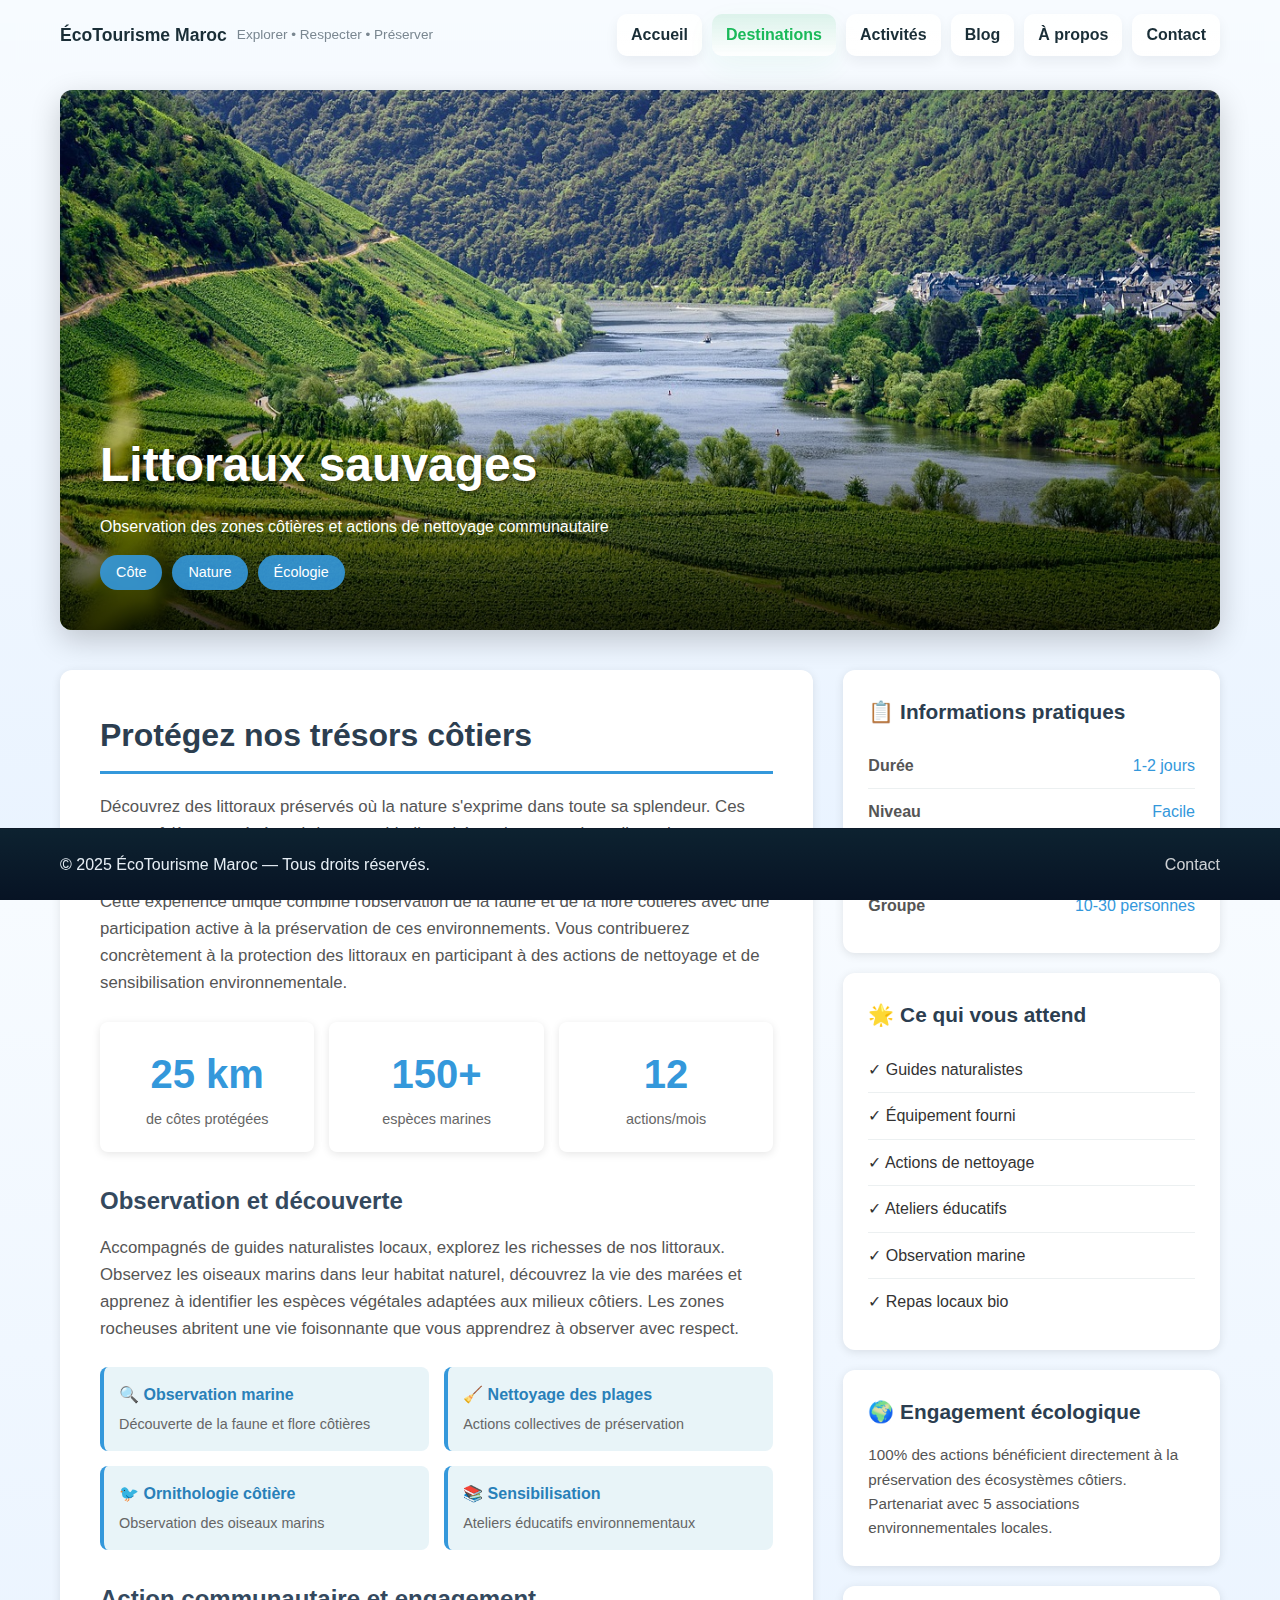
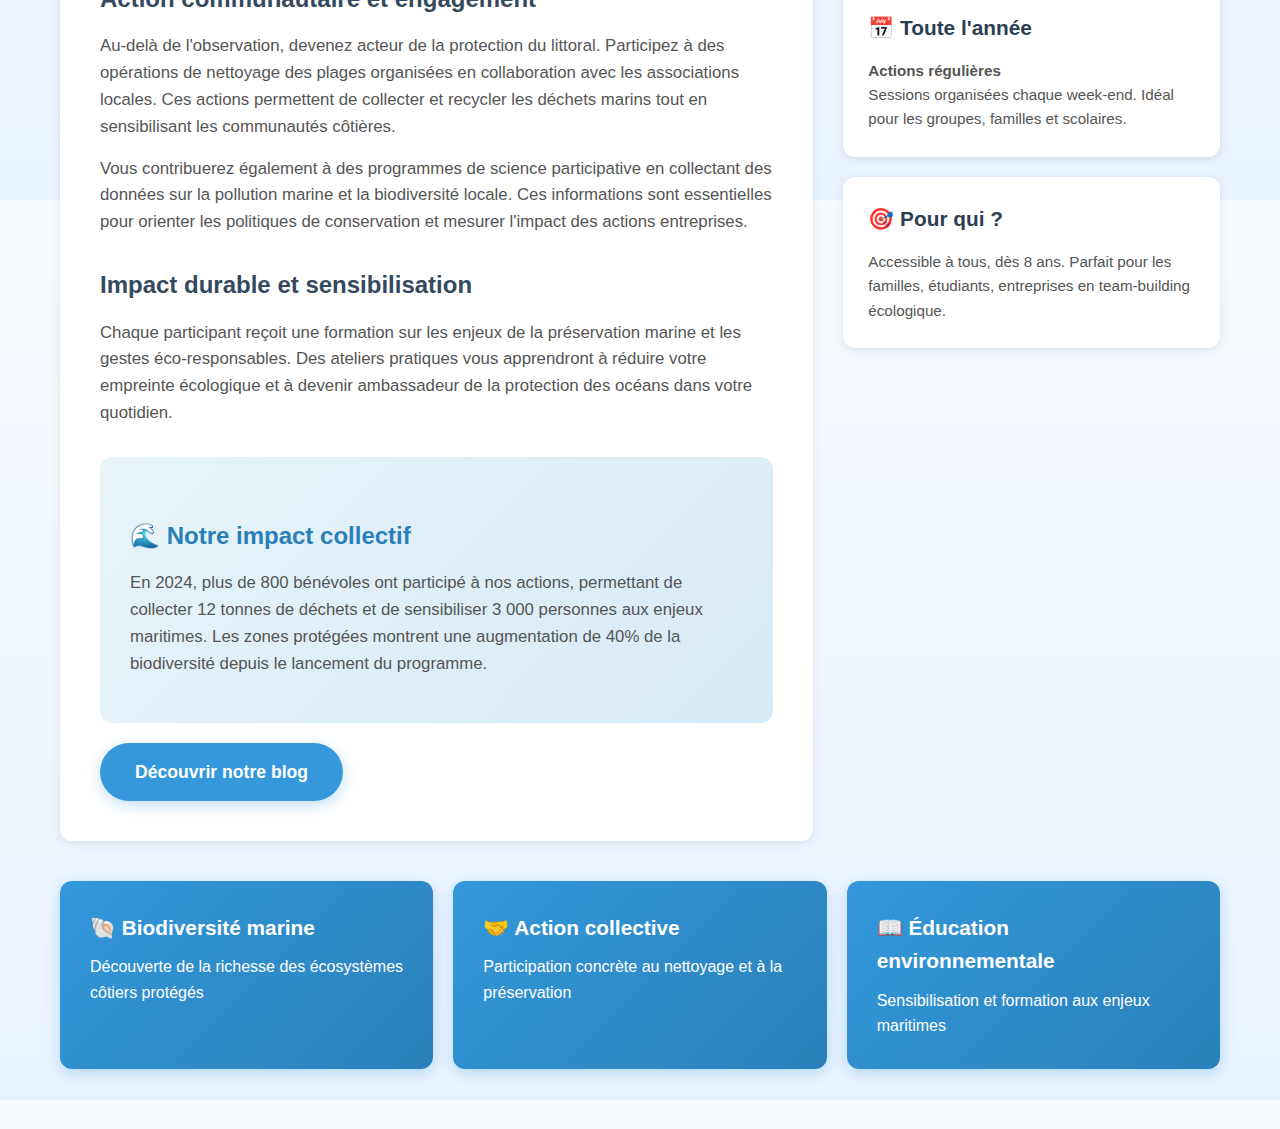
<file: littoral.html>
<!DOCTYPE html>
<html lang="fr">
<head>
    <meta charset="UTF-8">
    <meta name="viewport" content="width=device-width, initial-scale=1.0">
    <link rel="stylesheet" href="CSS/base.css" type="text/css">
    <link rel="stylesheet" href="CSS/navFooterSty.css" type="text/css">
    <title>Littoraux sauvages</title>
    <style>
        * {
            margin: 0;
            padding: 0;
            box-sizing: border-box;
        }

        body {
            font-family: 'Segoe UI', Tahoma, Geneva, Verdana, sans-serif;
            line-height: 1.6;
            color: #333;
            background-color: #f8f9fa;
        }

        main {
            max-width: 1200px;
            margin: 0 auto;
            padding: 20px;
        }

        .hero {
            position: relative;
            height: 500px;
            border-radius: 12px;
            overflow: hidden;
            margin-bottom: 40px;
            box-shadow: 0 10px 30px rgba(0,0,0,0.2);
        }

        .hero img {
            width: 100%;
            height: 100%;
            object-fit: cover;
        }

        .hero-overlay {
            position: absolute;
            bottom: 0;
            left: 0;
            right: 0;
            background: linear-gradient(to top, rgba(0,0,0,0.8), transparent);
            padding: 40px;
            color: white;
        }

        .hero h1 {
            font-size: 3rem;
            margin-bottom: 10px;
            text-shadow: 2px 2px 4px rgba(0,0,0,0.5);
        }

        .hero-tags {
            display: flex;
            gap: 10px;
            margin-top: 15px;
        }

        .tag {
            background-color: rgba(52, 152, 219, 0.9);
            padding: 6px 16px;
            border-radius: 20px;
            font-size: 0.9rem;
            font-weight: 500;
        }

        .content-grid {
            display: grid;
            grid-template-columns: 2fr 1fr;
            gap: 30px;
            margin-bottom: 40px;
        }

        .main-content {
            background: white;
            padding: 40px;
            border-radius: 12px;
            box-shadow: 0 2px 10px rgba(0,0,0,0.1);
        }

        .main-content h2 {
            color: #2c3e50;
            font-size: 2rem;
            margin-bottom: 20px;
            padding-bottom: 10px;
            border-bottom: 3px solid #3498db;
        }

        .main-content h3 {
            color: #34495e;
            font-size: 1.5rem;
            margin-top: 30px;
            margin-bottom: 15px;
        }

        .main-content p {
            margin-bottom: 15px;
            color: #555;
            font-size: 1.05rem;
        }

        .sidebar {
            display: flex;
            flex-direction: column;
            gap: 20px;
        }

        .info-card {
            background: white;
            padding: 25px;
            border-radius: 12px;
            box-shadow: 0 2px 10px rgba(0,0,0,0.1);
        }

        .info-card h3 {
            color: #2c3e50;
            font-size: 1.3rem;
            margin-bottom: 15px;
            display: flex;
            align-items: center;
            gap: 10px;
        }

        .info-card ul {
            list-style: none;
        }

        .info-card li {
            padding: 10px 0;
            border-bottom: 1px solid #ecf0f1;
            display: flex;
            justify-content: space-between;
            align-items: center;
        }

        .info-card li:last-child {
            border-bottom: none;
        }

        .info-label {
            font-weight: 600;
            color: #555;
        }

        .info-value {
            color: #3498db;
            font-weight: 500;
        }

        .highlights {
            display: grid;
            grid-template-columns: repeat(auto-fit, minmax(250px, 1fr));
            gap: 20px;
            margin: 40px 0;
        }

        .highlight-card {
            background: linear-gradient(135deg, #3498db 0%, #2980b9 100%);
            color: white;
            padding: 30px;
            border-radius: 12px;
            box-shadow: 0 4px 15px rgba(52, 152, 219, 0.3);
            transition: transform 0.3s ease;
        }

        .highlight-card:hover {
            transform: translateY(-5px);
        }

        .highlight-card h4 {
            font-size: 1.3rem;
            margin-bottom: 10px;
        }

        .activities-grid {
            display: grid;
            grid-template-columns: repeat(2, 1fr);
            gap: 15px;
            margin: 25px 0;
        }

        .activity-item {
            background: #e8f4f8;
            padding: 15px;
            border-radius: 8px;
            border-left: 4px solid #3498db;
        }

        .activity-item h4 {
            color: #2980b9;
            margin-bottom: 5px;
        }

        .activity-item p {
            font-size: 0.9rem;
            color: #666;
            margin: 0;
        }

        .cta-button {
            display: inline-block;
            background-color: #3498db;
            color: white;
            padding: 15px 35px;
            border-radius: 30px;
            text-decoration: none;
            font-weight: 600;
            font-size: 1.1rem;
            transition: all 0.3s ease;
            box-shadow: 0 4px 15px rgba(52, 152, 219, 0.3);
            margin-top: 20px;
        }

        .cta-button:hover {
            background-color: #2980b9;
            transform: translateY(-2px);
            box-shadow: 0 6px 20px rgba(52, 152, 219, 0.4);
        }

        .impact-section {
            background: linear-gradient(135deg, #e8f4f8 0%, #d6eaf8 100%);
            padding: 30px;
            border-radius: 12px;
            margin-top: 30px;
        }

        .impact-section h3 {
            color: #2980b9;
            margin-bottom: 15px;
        }

        .coastal-stats {
            display: grid;
            grid-template-columns: repeat(3, 1fr);
            gap: 15px;
            margin: 25px 0;
        }

        .stat-box {
            background: white;
            padding: 20px;
            border-radius: 8px;
            text-align: center;
            box-shadow: 0 2px 8px rgba(0,0,0,0.1);
        }

        .stat-number {
            font-size: 2.5rem;
            font-weight: bold;
            color: #3498db;
            display: block;
        }

        .stat-label {
            font-size: 0.9rem;
            color: #666;
            margin-top: 5px;
        }

        @media (max-width: 768px) {
            .content-grid {
                grid-template-columns: 1fr;
            }

            .hero h1 {
                font-size: 2rem;
            }

            .main-content {
                padding: 25px;
            }

            .activities-grid {
                grid-template-columns: 1fr;
            }

            .coastal-stats {
                grid-template-columns: 1fr;
            }
        }
    </style>
</head>
<body>
    <header>
            <div class="header-inner container">
                      <div class="title">
                  <h1>ÉcoTourisme Maroc</h1>
                  <p>Explorer • Respecter • Préserver</p>
               </div>
                      <button class="nav-toggle" aria-label="Ouvrir le menu" aria-expanded="false">
                         <span class="bar"></span>
                         <span class="bar"></span>
                         <span class="bar"></span>
                      </button>
               <nav class="main-nav">
                  <a href="index.html">Accueil</a>
                  <a href="destinations.html" class="active">Destinations</a>
                  <a href="Activite.html">Activités</a>
                  <a href="consielsBlog.html" >Blog</a>
                  <a href="apropos.html">À propos</a>
                  <a href="contact.html">Contact</a>
               </nav>
            </div>
    </header>
    <main>
        <div class="hero">
            <img src="images/nature6.jpg" alt="Littoraux sauvages">
            <div class="hero-overlay">
                <h1>Littoraux sauvages</h1>
                <p>Observation des zones côtières et actions de nettoyage communautaire</p>
                <div class="hero-tags">
                    <span class="tag">Côte</span>
                    <span class="tag">Nature</span>
                    <span class="tag">Écologie</span>
                </div>
            </div>
        </div>

        <div class="content-grid">
            <div class="main-content">
                <h2>Protégez nos trésors côtiers</h2>
                <p>Découvrez des littoraux préservés où la nature s'exprime dans toute sa splendeur. Ces zones côtières protégées abritent une biodiversité marine exceptionnelle et des écosystèmes fragiles qui méritent notre attention et notre engagement.</p>

                <p>Cette expérience unique combine l'observation de la faune et de la flore côtières avec une participation active à la préservation de ces environnements. Vous contribuerez concrètement à la protection des littoraux en participant à des actions de nettoyage et de sensibilisation environnementale.</p>

                <div class="coastal-stats">
                    <div class="stat-box">
                        <span class="stat-number">25 km</span>
                        <span class="stat-label">de côtes protégées</span>
                    </div>
                    <div class="stat-box">
                        <span class="stat-number">150+</span>
                        <span class="stat-label">espèces marines</span>
                    </div>
                    <div class="stat-box">
                        <span class="stat-number">12</span>
                        <span class="stat-label">actions/mois</span>
                    </div>
                </div>

                <h3>Observation et découverte</h3>
                <p>Accompagnés de guides naturalistes locaux, explorez les richesses de nos littoraux. Observez les oiseaux marins dans leur habitat naturel, découvrez la vie des marées et apprenez à identifier les espèces végétales adaptées aux milieux côtiers. Les zones rocheuses abritent une vie foisonnante que vous apprendrez à observer avec respect.</p>

                <div class="activities-grid">
                    <div class="activity-item">
                        <h4>🔍 Observation marine</h4>
                        <p>Découverte de la faune et flore côtières</p>
                    </div>
                    <div class="activity-item">
                        <h4>🧹 Nettoyage des plages</h4>
                        <p>Actions collectives de préservation</p>
                    </div>
                    <div class="activity-item">
                        <h4>🐦 Ornithologie côtière</h4>
                        <p>Observation des oiseaux marins</p>
                    </div>
                    <div class="activity-item">
                        <h4>📚 Sensibilisation</h4>
                        <p>Ateliers éducatifs environnementaux</p>
                    </div>
                </div>

                <h3>Action communautaire et engagement</h3>
                <p>Au-delà de l'observation, devenez acteur de la protection du littoral. Participez à des opérations de nettoyage des plages organisées en collaboration avec les associations locales. Ces actions permettent de collecter et recycler les déchets marins tout en sensibilisant les communautés côtières.</p>

                <p>Vous contribuerez également à des programmes de science participative en collectant des données sur la pollution marine et la biodiversité locale. Ces informations sont essentielles pour orienter les politiques de conservation et mesurer l'impact des actions entreprises.</p>

                <h3>Impact durable et sensibilisation</h3>
                <p>Chaque participant reçoit une formation sur les enjeux de la préservation marine et les gestes éco-responsables. Des ateliers pratiques vous apprendront à réduire votre empreinte écologique et à devenir ambassadeur de la protection des océans dans votre quotidien.</p>

                <div class="impact-section">
                    <h3>🌊 Notre impact collectif</h3>
                    <p>En 2024, plus de 800 bénévoles ont participé à nos actions, permettant de collecter 12 tonnes de déchets et de sensibiliser 3 000 personnes aux enjeux maritimes. Les zones protégées montrent une augmentation de 40% de la biodiversité depuis le lancement du programme.</p>
                </div>

                <a href="consielsBlog.html" class="cta-button">Découvrir notre blog</a>
            </div>

            <aside class="sidebar">
                <div class="info-card">
                    <h3>📋 Informations pratiques</h3>
                    <ul>
                        <li>
                            <span class="info-label">Durée</span>
                            <span class="info-value">1-2 jours</span>
                        </li>
                        <li>
                            <span class="info-label">Niveau</span>
                            <span class="info-value">Facile</span>
                        </li>
                        <li>
                            <span class="info-label">Type</span>
                            <span class="info-value">Action écologique</span>
                        </li>
                        <li>
                            <span class="info-label">Groupe</span>
                            <span class="info-value">10-30 personnes</span>
                        </li>
                    </ul>
                </div>

                <div class="info-card">
                    <h3>🌟 Ce qui vous attend</h3>
                    <ul>
                        <li>✓ Guides naturalistes</li>
                        <li>✓ Équipement fourni</li>
                        <li>✓ Actions de nettoyage</li>
                        <li>✓ Ateliers éducatifs</li>
                        <li>✓ Observation marine</li>
                        <li>✓ Repas locaux bio</li>
                    </ul>
                </div>

                <div class="info-card">
                    <h3>🌍 Engagement écologique</h3>
                    <p style="color: #555; font-size: 0.95rem;">100% des actions bénéficient directement à la préservation des écosystèmes côtiers. Partenariat avec 5 associations environnementales locales.</p>
                </div>

                <div class="info-card">
                    <h3>📅 Toute l'année</h3>
                    <p style="color: #555; font-size: 0.95rem;"><strong>Actions régulières</strong><br>Sessions organisées chaque week-end. Idéal pour les groupes, familles et scolaires.</p>
                </div>

                <div class="info-card">
                    <h3>🎯 Pour qui ?</h3>
                    <p style="color: #555; font-size: 0.95rem;">Accessible à tous, dès 8 ans. Parfait pour les familles, étudiants, entreprises en team-building écologique.</p>
                </div>
            </aside>
        </div>

        <div class="highlights">
            <div class="highlight-card">
                <h4>🐚 Biodiversité marine</h4>
                <p>Découverte de la richesse des écosystèmes côtiers protégés</p>
            </div>
            <div class="highlight-card">
                <h4>🤝 Action collective</h4>
                <p>Participation concrète au nettoyage et à la préservation</p>
            </div>
            <div class="highlight-card">
                <h4>📖 Éducation environnementale</h4>
                <p>Sensibilisation et formation aux enjeux maritimes</p>
            </div>
        </div>
    </main>
    <footer>
            <div class="footer-container container">
               <p>&copy; 2025 ÉcoTourisme Maroc — Tous droits réservés.</p>
               <div><a href="contact.html">Contact</a></div>
            </div>
    </footer>
    <script src="scripts/main.js" defer></script>
</body>
</html>
</file>
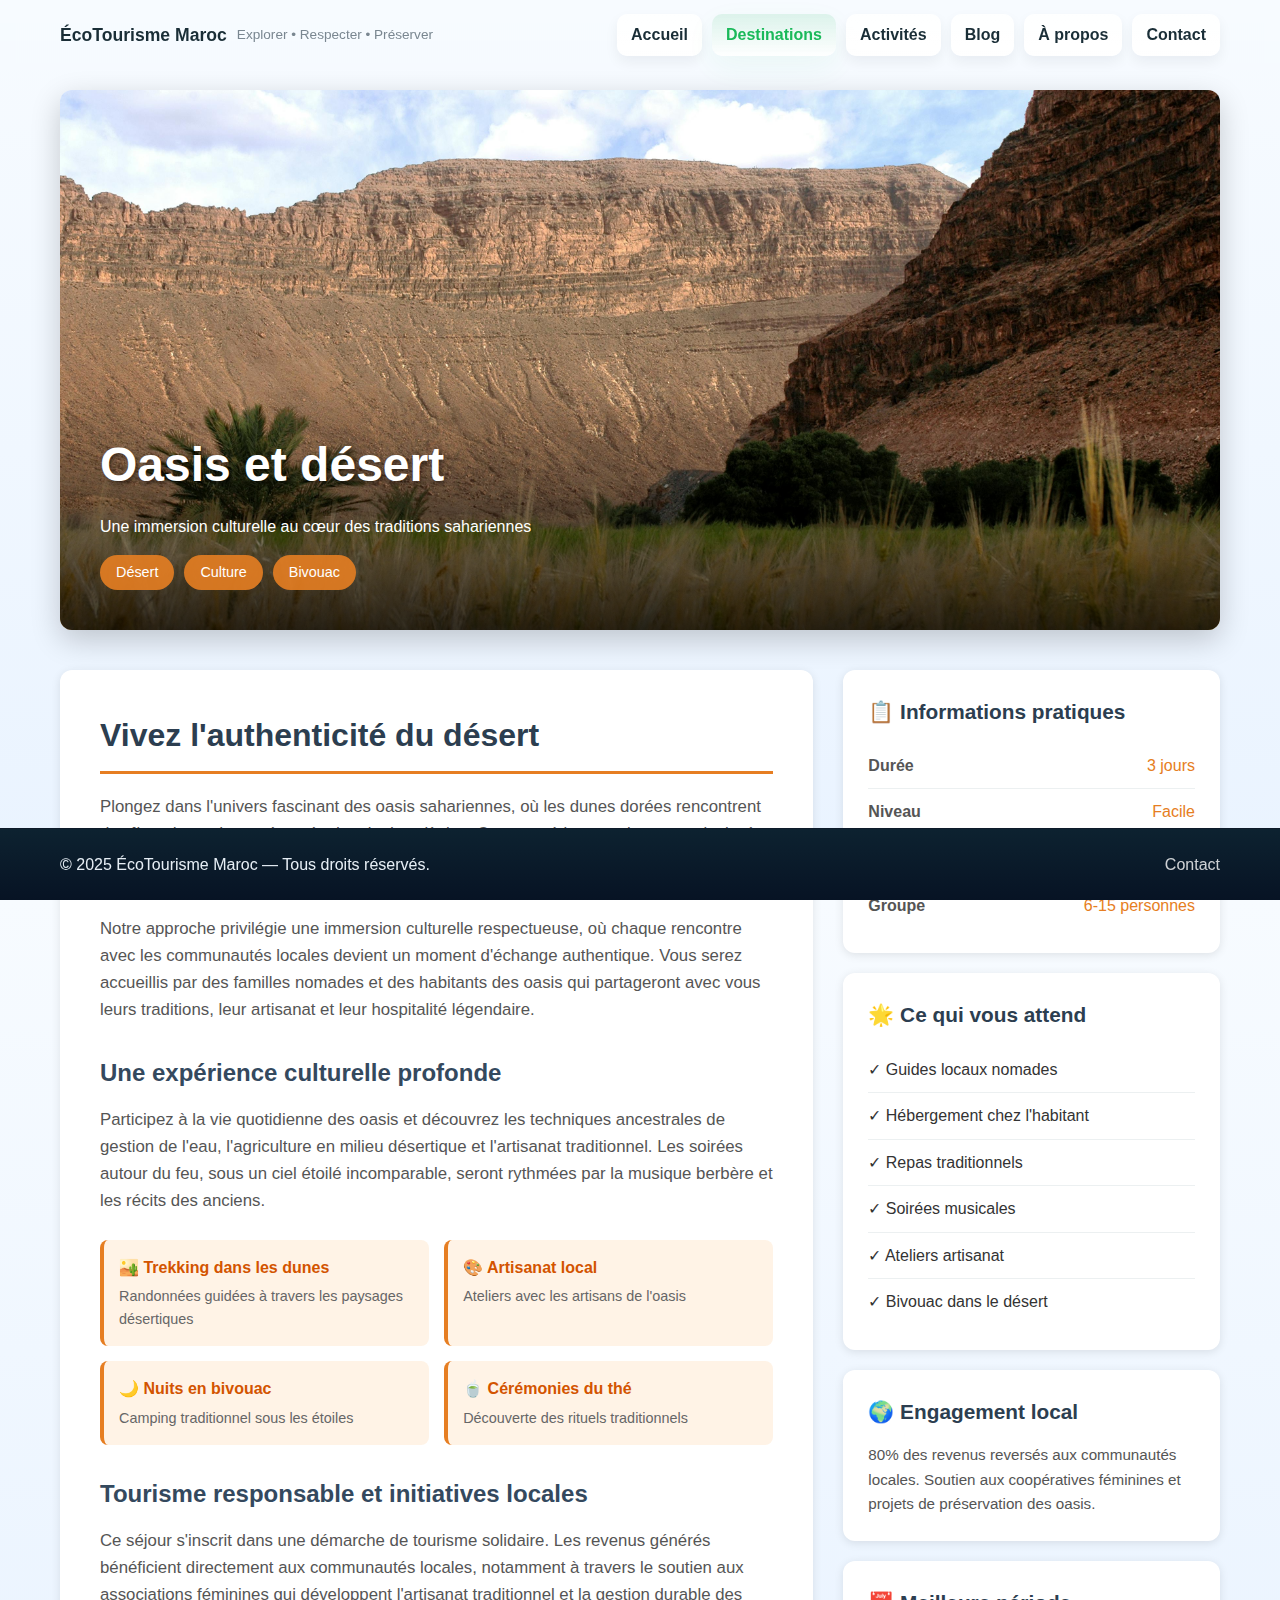
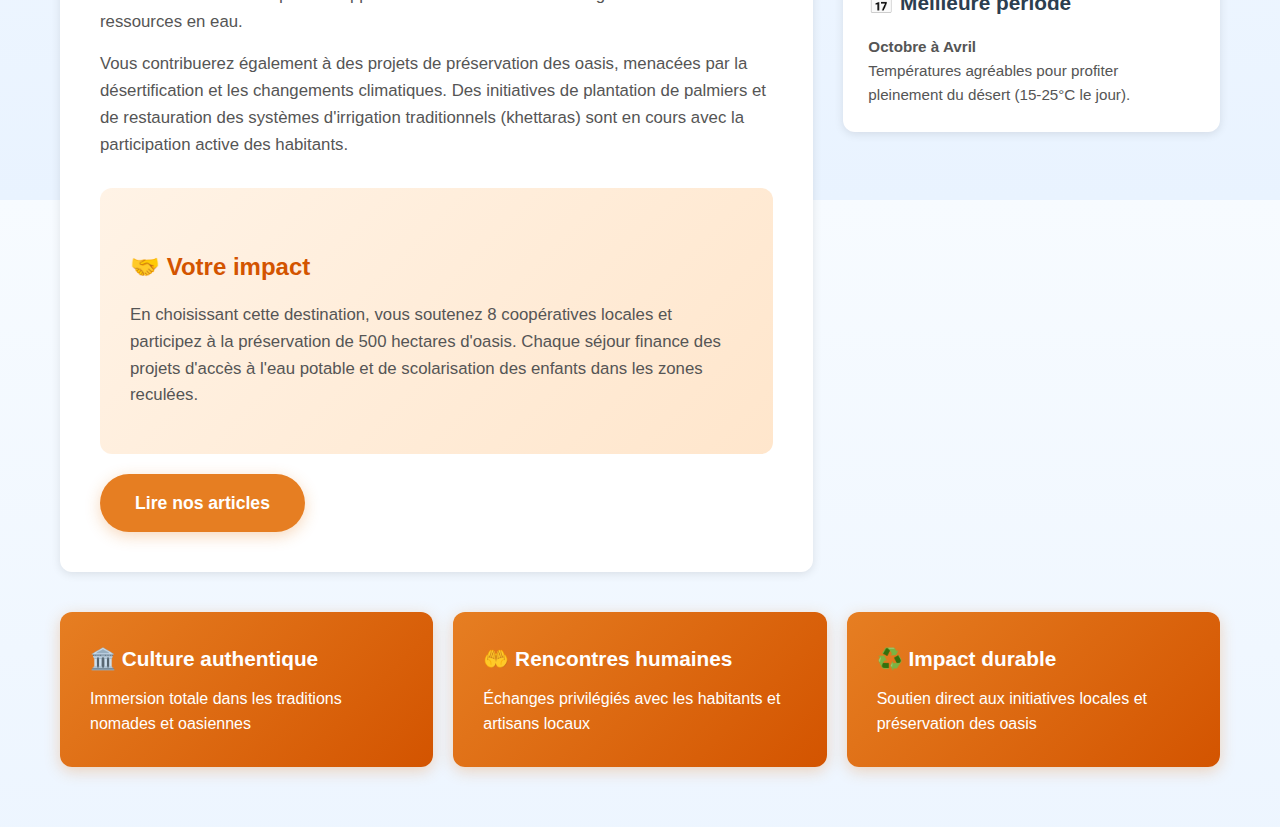
<file: oasis&dunes.html>
<!DOCTYPE html>
<html lang="fr">
<head>
    <meta charset="UTF-8">
    <meta name="viewport" content="width=device-width, initial-scale=1.0">
    <link rel="stylesheet" href="CSS/base.css" type="text/css">
    <link rel="stylesheet" href="CSS/navFooterSty.css" type="text/css">
    <title>Oasis et désert</title>
    <style>
        * {
            margin: 0;
            padding: 0;
            box-sizing: border-box;
        }

        body {
            font-family: 'Segoe UI', Tahoma, Geneva, Verdana, sans-serif;
            line-height: 1.6;
            color: #333;
            background-color: #f8f9fa;
        }

        main {
            max-width: 1200px;
            margin: 0 auto;
            padding: 20px;
        }

        .hero {
            position: relative;
            height: 500px;
            border-radius: 12px;
            overflow: hidden;
            margin-bottom: 40px;
            box-shadow: 0 10px 30px rgba(0,0,0,0.2);
        }

        .hero img {
            width: 100%;
            height: 100%;
            object-fit: cover;
        }

        .hero-overlay {
            position: absolute;
            bottom: 0;
            left: 0;
            right: 0;
            background: linear-gradient(to top, rgba(0,0,0,0.8), transparent);
            padding: 40px;
            color: white;
        }

        .hero h1 {
            font-size: 3rem;
            margin-bottom: 10px;
            text-shadow: 2px 2px 4px rgba(0,0,0,0.5);
        }

        .hero-tags {
            display: flex;
            gap: 10px;
            margin-top: 15px;
        }

        .tag {
            background-color: rgba(230, 126, 34, 0.9);
            padding: 6px 16px;
            border-radius: 20px;
            font-size: 0.9rem;
            font-weight: 500;
        }

        .content-grid {
            display: grid;
            grid-template-columns: 2fr 1fr;
            gap: 30px;
            margin-bottom: 40px;
        }

        .main-content {
            background: white;
            padding: 40px;
            border-radius: 12px;
            box-shadow: 0 2px 10px rgba(0,0,0,0.1);
        }

        .main-content h2 {
            color: #2c3e50;
            font-size: 2rem;
            margin-bottom: 20px;
            padding-bottom: 10px;
            border-bottom: 3px solid #e67e22;
        }

        .main-content h3 {
            color: #34495e;
            font-size: 1.5rem;
            margin-top: 30px;
            margin-bottom: 15px;
        }

        .main-content p {
            margin-bottom: 15px;
            color: #555;
            font-size: 1.05rem;
        }

        .sidebar {
            display: flex;
            flex-direction: column;
            gap: 20px;
        }

        .info-card {
            background: white;
            padding: 25px;
            border-radius: 12px;
            box-shadow: 0 2px 10px rgba(0,0,0,0.1);
        }

        .info-card h3 {
            color: #2c3e50;
            font-size: 1.3rem;
            margin-bottom: 15px;
            display: flex;
            align-items: center;
            gap: 10px;
        }

        .info-card ul {
            list-style: none;
        }

        .info-card li {
            padding: 10px 0;
            border-bottom: 1px solid #ecf0f1;
            display: flex;
            justify-content: space-between;
            align-items: center;
        }

        .info-card li:last-child {
            border-bottom: none;
        }

        .info-label {
            font-weight: 600;
            color: #555;
        }

        .info-value {
            color: #e67e22;
            font-weight: 500;
        }

        .highlights {
            display: grid;
            grid-template-columns: repeat(auto-fit, minmax(250px, 1fr));
            gap: 20px;
            margin: 40px 0;
        }

        .highlight-card {
            background: linear-gradient(135deg, #e67e22 0%, #d35400 100%);
            color: white;
            padding: 30px;
            border-radius: 12px;
            box-shadow: 0 4px 15px rgba(230, 126, 34, 0.3);
            transition: transform 0.3s ease;
        }

        .highlight-card:hover {
            transform: translateY(-5px);
        }

        .highlight-card h4 {
            font-size: 1.3rem;
            margin-bottom: 10px;
        }

        .activities-grid {
            display: grid;
            grid-template-columns: repeat(2, 1fr);
            gap: 15px;
            margin: 25px 0;
        }

        .activity-item {
            background: #fff3e6;
            padding: 15px;
            border-radius: 8px;
            border-left: 4px solid #e67e22;
        }

        .activity-item h4 {
            color: #d35400;
            margin-bottom: 5px;
        }

        .activity-item p {
            font-size: 0.9rem;
            color: #666;
            margin: 0;
        }

        .cta-button {
            display: inline-block;
            background-color: #e67e22;
            color: white;
            padding: 15px 35px;
            border-radius: 30px;
            text-decoration: none;
            font-weight: 600;
            font-size: 1.1rem;
            transition: all 0.3s ease;
            box-shadow: 0 4px 15px rgba(230, 126, 34, 0.3);
            margin-top: 20px;
        }

        .cta-button:hover {
            background-color: #d35400;
            transform: translateY(-2px);
            box-shadow: 0 6px 20px rgba(230, 126, 34, 0.4);
        }

        .impact-section {
            background: linear-gradient(135deg, #fff3e6 0%, #ffe6cc 100%);
            padding: 30px;
            border-radius: 12px;
            margin-top: 30px;
        }

        .impact-section h3 {
            color: #d35400;
            margin-bottom: 15px;
        }

        @media (max-width: 768px) {
            .content-grid {
                grid-template-columns: 1fr;
            }

            .hero h1 {
                font-size: 2rem;
            }

            .main-content {
                padding: 25px;
            }

            .activities-grid {
                grid-template-columns: 1fr;
            }
        }
    </style>
</head>
<body>
    <header>
            <div class="header-inner container">
                      <div class="title">
                  <h1>ÉcoTourisme Maroc</h1>
                  <p>Explorer • Respecter • Préserver</p>
               </div>
                      <button class="nav-toggle" aria-label="Ouvrir le menu" aria-expanded="false">
                         <span class="bar"></span>
                         <span class="bar"></span>
                         <span class="bar"></span>
                      </button>
               <nav class="main-nav">
                  <a href="index.html">Accueil</a>
                  <a href="destinations.html" class="active">Destinations</a>
                  <a href="Activite.html">Activités</a>
                  <a href="consielsBlog.html" >Blog</a>
                  <a href="apropos.html">À propos</a>
                  <a href="contact.html">Contact</a>
               </nav>
            </div>
    </header>
    <main>
        <div class="hero">
            <img src="images/nature7.jpg" alt="Oasis et désert">
            <div class="hero-overlay">
                <h1>Oasis et désert</h1>
                <p>Une immersion culturelle au cœur des traditions sahariennes</p>
                <div class="hero-tags">
                    <span class="tag">Désert</span>
                    <span class="tag">Culture</span>
                    <span class="tag">Bivouac</span>
                </div>
            </div>
        </div>

        <div class="content-grid">
            <div class="main-content">
                <h2>Vivez l'authenticité du désert</h2>
                <p>Plongez dans l'univers fascinant des oasis sahariennes, où les dunes dorées rencontrent des îlots de verdure préservés depuis des siècles. Cette expérience unique vous invite à découvrir un mode de vie ancestral, façonné par l'harmonie entre l'homme et un environnement exigeant.</p>

                <p>Notre approche privilégie une immersion culturelle respectueuse, où chaque rencontre avec les communautés locales devient un moment d'échange authentique. Vous serez accueillis par des familles nomades et des habitants des oasis qui partageront avec vous leurs traditions, leur artisanat et leur hospitalité légendaire.</p>

                <h3>Une expérience culturelle profonde</h3>
                <p>Participez à la vie quotidienne des oasis et découvrez les techniques ancestrales de gestion de l'eau, l'agriculture en milieu désertique et l'artisanat traditionnel. Les soirées autour du feu, sous un ciel étoilé incomparable, seront rythmées par la musique berbère et les récits des anciens.</p>

                <div class="activities-grid">
                    <div class="activity-item">
                        <h4>🏜️ Trekking dans les dunes</h4>
                        <p>Randonnées guidées à travers les paysages désertiques</p>
                    </div>
                    <div class="activity-item">
                        <h4>🎨 Artisanat local</h4>
                        <p>Ateliers avec les artisans de l'oasis</p>
                    </div>
                    <div class="activity-item">
                        <h4>🌙 Nuits en bivouac</h4>
                        <p>Camping traditionnel sous les étoiles</p>
                    </div>
                    <div class="activity-item">
                        <h4>🍵 Cérémonies du thé</h4>
                        <p>Découverte des rituels traditionnels</p>
                    </div>
                </div>

                <h3>Tourisme responsable et initiatives locales</h3>
                <p>Ce séjour s'inscrit dans une démarche de tourisme solidaire. Les revenus générés bénéficient directement aux communautés locales, notamment à travers le soutien aux associations féminines qui développent l'artisanat traditionnel et la gestion durable des ressources en eau.</p>

                <p>Vous contribuerez également à des projets de préservation des oasis, menacées par la désertification et les changements climatiques. Des initiatives de plantation de palmiers et de restauration des systèmes d'irrigation traditionnels (khettaras) sont en cours avec la participation active des habitants.</p>

                <div class="impact-section">
                    <h3>🤝 Votre impact</h3>
                    <p>En choisissant cette destination, vous soutenez 8 coopératives locales et participez à la préservation de 500 hectares d'oasis. Chaque séjour finance des projets d'accès à l'eau potable et de scolarisation des enfants dans les zones reculées.</p>
                </div>

                <a href="consielsBlog.html" class="cta-button">Lire nos articles</a>
            </div>

            <aside class="sidebar">
                <div class="info-card">
                    <h3>📋 Informations pratiques</h3>
                    <ul>
                        <li>
                            <span class="info-label">Durée</span>
                            <span class="info-value">3 jours</span>
                        </li>
                        <li>
                            <span class="info-label">Niveau</span>
                            <span class="info-value">Facile</span>
                        </li>
                        <li>
                            <span class="info-label">Type</span>
                            <span class="info-value">Culturel</span>
                        </li>
                        <li>
                            <span class="info-label">Groupe</span>
                            <span class="info-value">6-15 personnes</span>
                        </li>
                    </ul>
                </div>

                <div class="info-card">
                    <h3>🌟 Ce qui vous attend</h3>
                    <ul>
                        <li>✓ Guides locaux nomades</li>
                        <li>✓ Hébergement chez l'habitant</li>
                        <li>✓ Repas traditionnels</li>
                        <li>✓ Soirées musicales</li>
                        <li>✓ Ateliers artisanat</li>
                        <li>✓ Bivouac dans le désert</li>
                    </ul>
                </div>

                <div class="info-card">
                    <h3>🌍 Engagement local</h3>
                    <p style="color: #555; font-size: 0.95rem;">80% des revenus reversés aux communautés locales. Soutien aux coopératives féminines et projets de préservation des oasis.</p>
                </div>

                <div class="info-card">
                    <h3>📅 Meilleure période</h3>
                    <p style="color: #555; font-size: 0.95rem;"><strong>Octobre à Avril</strong><br>Températures agréables pour profiter pleinement du désert (15-25°C le jour).</p>
                </div>
            </aside>
        </div>

        <div class="highlights">
            <div class="highlight-card">
                <h4>🏛️ Culture authentique</h4>
                <p>Immersion totale dans les traditions nomades et oasiennes</p>
            </div>
            <div class="highlight-card">
                <h4>🤲 Rencontres humaines</h4>
                <p>Échanges privilégiés avec les habitants et artisans locaux</p>
            </div>
            <div class="highlight-card">
                <h4>♻️ Impact durable</h4>
                <p>Soutien direct aux initiatives locales et préservation des oasis</p>
            </div>
        </div>
    </main>
    <footer>
            <div class="footer-container container">
               <p>&copy; 2025 ÉcoTourisme Maroc — Tous droits réservés.</p>
               <div><a href="contact.html">Contact</a></div>
            </div>
    </footer>
    <script src="scripts/main.js" defer></script>
</body>
</html>
</file>
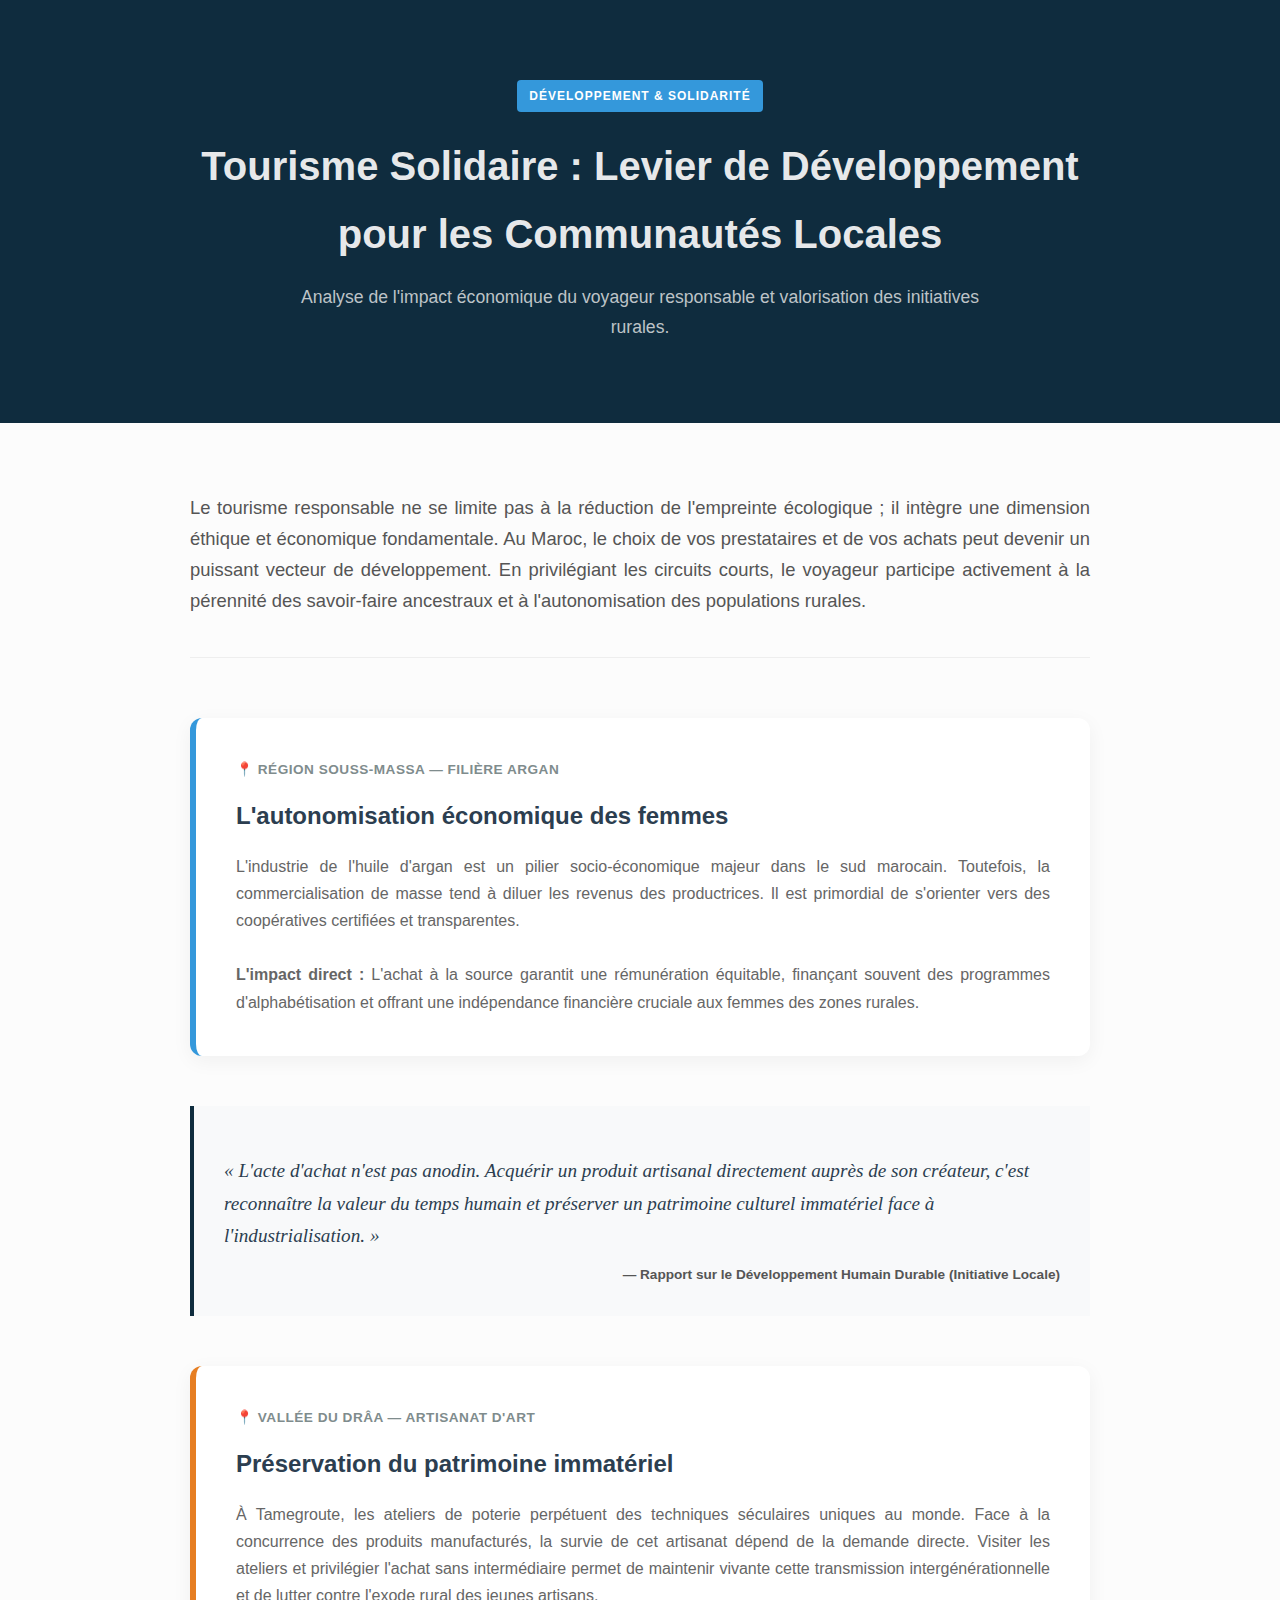
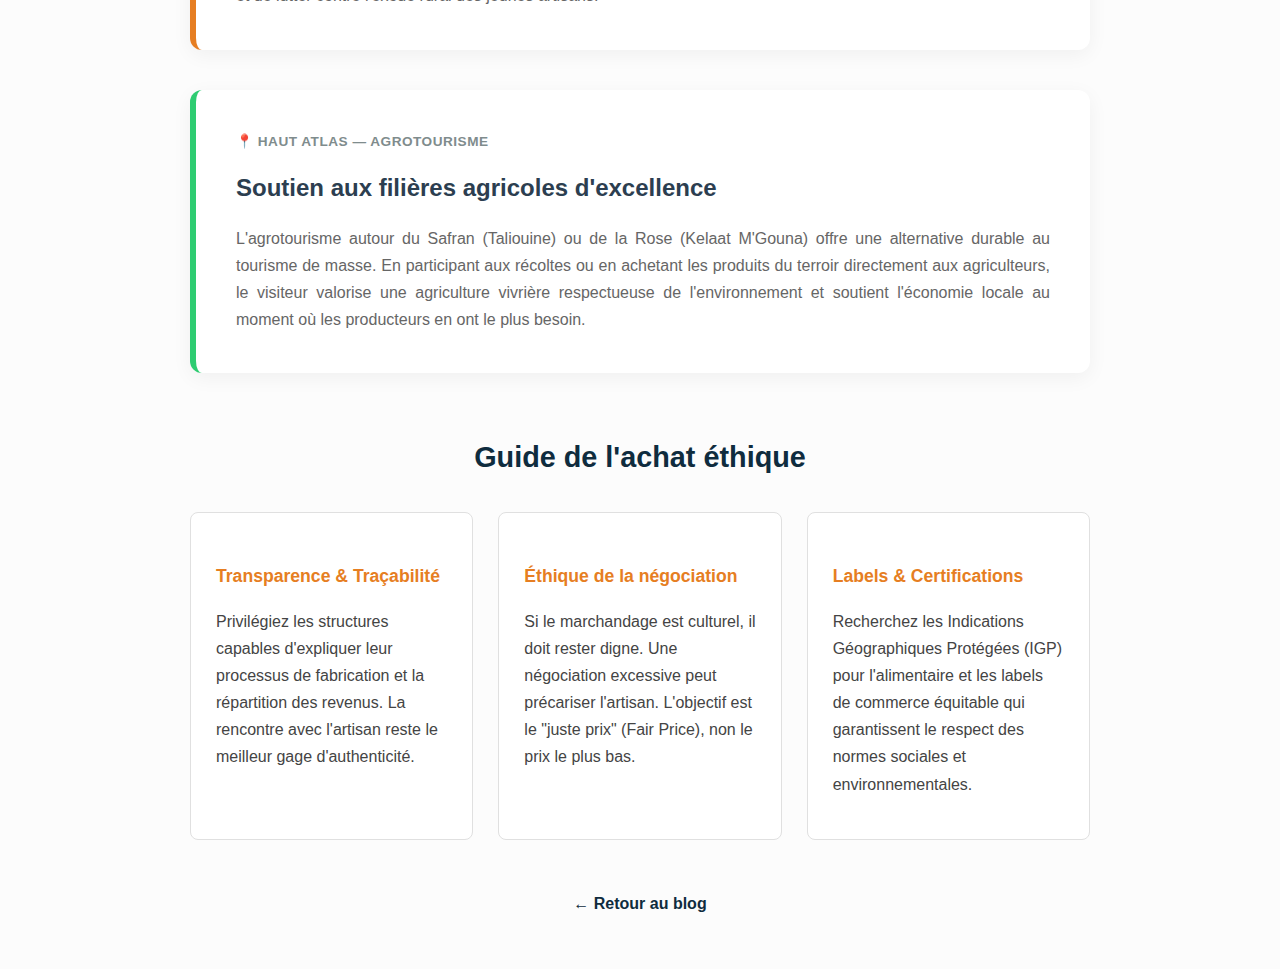
<file: soutenirLesProjets.html>
<!DOCTYPE html>
<html lang="fr">
<head>
    <meta charset="UTF-8">
    <meta name="viewport" content="width=device-width, initial-scale=1.0">
    <title>Tourisme Solidaire et Impact Local</title>
    <style>
        body {
            font-family: 'Segoe UI', 'Roboto', Helvetica, Arial, sans-serif;
            line-height: 1.7;
            color: #444;
            margin: 0;
            padding: 0;
            background-color: #fcfcfc;
        }

        h1, h2, h3 { color: #0f2c3e; margin-top: 0; }

        .hero-header {
            background-color: #0f2c3e;
            color: white;
            padding: 80px 20px;
            text-align: center;
            position: relative;
        }

        .hero-tag {
            background-color: #3498db;
            color: white;
            padding: 6px 12px;
            text-transform: uppercase;
            font-size: 0.75rem;
            font-weight: 700;
            letter-spacing: 1px;
            border-radius: 4px;
            display: inline-block;
            margin-bottom: 20px;
        }

        .hero-title {
            color : rgba(253, 252, 252, 0.911) ;
            font-size: 2.5rem;
            max-width: 900px;
            margin: 0 auto 15px;
            font-weight: 700;
        }

        .hero-subtitle {
            font-size: 1.1rem;
            color: #bdc3c7;
            font-weight: 300;
            max-width: 700px;
            margin: 0 auto;
        }

        .container {
            max-width: 900px;
            margin: 0 auto;
            padding: 50px 20px;
        }

        .intro-text {
            font-size: 1.15rem;
            text-align: justify; /* Justifié pour un aspect plus pro */
            margin-bottom: 60px;
            color: #555;
            border-bottom: 1px solid #eee;
            padding-bottom: 40px;
        }

        .initiative-card {
            background: white;
            border-radius: 12px;
            box-shadow: 0 5px 20px rgba(0,0,0,0.05);
            margin-bottom: 40px;
            overflow: hidden;
            display: flex;
            flex-direction: column;
            border-left: 6px solid #3498db;
        }

        .card-body { padding: 30px; }

        .card-title {
            font-size: 1.5rem;
            margin-bottom: 10px;
            color: #2c3e50;
        }

        .card-location {
            color: #7f8c8d;
            font-size: 0.85rem;
            margin-bottom: 15px;
            display: flex;
            align-items: center;
            font-weight: 700;
            text-transform: uppercase;
            letter-spacing: 0.5px;
        }

        .card-text {
            font-size: 1rem;
            color: #666;
            margin-bottom: 0;
            text-align: justify;
        }

        .quote-block {
            background-color: #f8f9fa;
            border-left: 4px solid #0f2c3e;
            padding: 30px;
            margin: 50px 0;
            position: relative;
        }

        .quote-text {
            font-family: 'Georgia', serif;
            font-size: 1.2rem;
            font-style: italic;
            color: #2c3e50;
            margin-bottom: 10px;
        }

        .quote-author {
            font-weight: 600;
            font-size: 0.85rem;
            color: #555;
            display: block;
            text-align: right;
        }

        .tips-section { margin-top: 60px; }
        .tips-title {
            font-size: 1.8rem;
            margin-bottom: 30px;
            text-align: center;
            color: #0f2c3e;
        }
        .tips-grid {
            display: grid;
            grid-template-columns: repeat(auto-fit, minmax(280px, 1fr));
            gap: 25px;
        }
        .tip-item {
            background: #fff;
            padding: 25px;
            border: 1px solid #e0e0e0;
            border-radius: 8px;
            transition: transform 0.2s;
        }
        .tip-item:hover { transform: translateY(-5px); box-shadow: 0 10px 20px rgba(0,0,0,0.05); }
        .tip-item h4 { color: #e67e22; margin-bottom: 10px; font-size: 1.1rem;}

        .back-link {
            display: inline-block;
            margin-top: 50px;
            color: #0f2c3e;
            text-decoration: none;
            font-weight: bold;
            font-family: sans-serif;
            border-bottom: 2px solid transparent;
        }
        .back-link:hover { border-bottom-color: #0f2c3e; }

        @media (min-width: 768px) {
            .initiative-card { flex-direction: row; align-items: center; }
            .card-body { padding: 40px; }
        }
    </style>
</head>
<body>

    <header class="hero-header">
        <span class="hero-tag">Développement & Solidarité</span>
        <h1 class="hero-title">Tourisme Solidaire : Levier de Développement pour les Communautés Locales</h1>
        <p class="hero-subtitle">Analyse de l'impact économique du voyageur responsable et valorisation des initiatives rurales.</p>
    </header>

    <main class="container">
        
        <p class="intro-text">
            Le tourisme responsable ne se limite pas à la réduction de l'empreinte écologique ; il intègre une dimension éthique et économique fondamentale. Au Maroc, le choix de vos prestataires et de vos achats peut devenir un puissant vecteur de développement. En privilégiant les circuits courts, le voyageur participe activement à la pérennité des savoir-faire ancestraux et à l'autonomisation des populations rurales.
        </p>

        <article class="initiative-card">
            <div class="card-body">
                <div class="card-location">📍 Région Souss-Massa — Filière Argan</div>
                <h2 class="card-title">L'autonomisation économique des femmes</h2>
                <p class="card-text">
                    L'industrie de l'huile d'argan est un pilier socio-économique majeur dans le sud marocain. Toutefois, la commercialisation de masse tend à diluer les revenus des productrices. Il est primordial de s'orienter vers des coopératives certifiées et transparentes.
                    <br><br>
                    <strong>L'impact direct :</strong> L'achat à la source garantit une rémunération équitable, finançant souvent des programmes d'alphabétisation et offrant une indépendance financière cruciale aux femmes des zones rurales.
                </p>
            </div>
        </article>

        <div class="quote-block">
            <p class="quote-text">« L'acte d'achat n'est pas anodin. Acquérir un produit artisanal directement auprès de son créateur, c'est reconnaître la valeur du temps humain et préserver un patrimoine culturel immatériel face à l'industrialisation. »</p>
            <span class="quote-author">— Rapport sur le Développement Humain Durable (Initiative Locale)</span>
        </div>

        <article class="initiative-card" style="border-left-color: #e67e22;">
            <div class="card-body">
                <div class="card-location">📍 Vallée du Drâa — Artisanat d'Art</div>
                <h2 class="card-title">Préservation du patrimoine immatériel</h2>
                <p class="card-text">
                    À Tamegroute, les ateliers de poterie perpétuent des techniques séculaires uniques au monde. Face à la concurrence des produits manufacturés, la survie de cet artisanat dépend de la demande directe. Visiter les ateliers et privilégier l'achat sans intermédiaire permet de maintenir vivante cette transmission intergénérationnelle et de lutter contre l'exode rural des jeunes artisans.
                </p>
            </div>
        </article>

        <article class="initiative-card" style="border-left-color: #2ecc71;">
            <div class="card-body">
                <div class="card-location">📍 Haut Atlas — Agrotourisme</div>
                <h2 class="card-title">Soutien aux filières agricoles d'excellence</h2>
                <p class="card-text">
                    L'agrotourisme autour du Safran (Taliouine) ou de la Rose (Kelaat M'Gouna) offre une alternative durable au tourisme de masse. En participant aux récoltes ou en achetant les produits du terroir directement aux agriculteurs, le visiteur valorise une agriculture vivrière respectueuse de l'environnement et soutient l'économie locale au moment où les producteurs en ont le plus besoin.
                </p>
            </div>
        </article>

        <section class="tips-section">
            <h3 class="tips-title">Guide de l'achat éthique</h3>
            <div class="tips-grid">
                <div class="tip-item">
                    <h4>Transparence & Traçabilité</h4>
                    <p>Privilégiez les structures capables d'expliquer leur processus de fabrication et la répartition des revenus. La rencontre avec l'artisan reste le meilleur gage d'authenticité.</p>
                </div>
                <div class="tip-item">
                    <h4>Éthique de la négociation</h4>
                    <p>Si le marchandage est culturel, il doit rester digne. Une négociation excessive peut précariser l'artisan. L'objectif est le "juste prix" (Fair Price), non le prix le plus bas.</p>
                </div>
                <div class="tip-item">
                    <h4>Labels & Certifications</h4>
                    <p>Recherchez les Indications Géographiques Protégées (IGP) pour l'alimentaire et les labels de commerce équitable qui garantissent le respect des normes sociales et environnementales.</p>
                </div>
            </div>
        </section>

        <div style="text-align: center;">
            <a href="consielsBlog.html" class="back-link">← Retour au blog</a>
        </div>

    </main>
</body>
</html>
</file>
<file: CSS/navFooterSty.css>
header{
  display:flex;align-items:center;justify-content:center;position:sticky;top:0;z-index:1200;background:transparent;padding:14px 0;backdrop-filter: blur(6px);
}
.header-inner{display:flex;align-items:center;justify-content:space-between;gap:20px;width:100%;max-width:var(--max-width);padding:0 20px}
.title{display:flex;align-items:center;gap:10px}
.title h1{font-size:1.1rem;color:var(--primary);margin:0}
.title p{font-size:.85rem;color:var(--muted);margin:0}

nav.main-nav{display:flex;gap:10px;align-items:center}
nav.main-nav a{display:inline-block;padding:8px 14px;border-radius:10px;color:var(--primary);text-decoration:none;font-weight:700;background:linear-gradient(180deg, rgba(255,255,255,0.86), rgba(255,255,255,0.95));box-shadow:0 6px 14px rgba(17,24,30,0.06);transition:transform .16s ease,box-shadow .16s ease,color .12s ease}
nav.main-nav a:hover{transform:translateY(-3px);box-shadow:0 14px 36px rgba(17,24,30,0.12);color:var(--accent)}
nav.main-nav a:focus-visible{outline:2px solid rgba(26,185,90,0.18);border-radius:8px}
nav.main-nav a.active{background:linear-gradient(180deg, rgba(26,185,90,0.12), rgba(255,255,255,0.9));color:var(--accent);box-shadow:0 10px 30px rgba(26,185,90,0.06)}

.fixed-footer, footer{background:linear-gradient(180deg, #0d2230, #071324);color:#e6eef5;border-top:1px solid rgba(255,255,255,0.03);position:fixed;left:0;right:0;bottom:0;height:var(--footer-height);padding:0;z-index:1200}
.fixed-footer .footer-container, footer .footer-container{display:flex;gap:14px;align-items:center;justify-content:space-between;max-width:var(--max-width);margin:0 auto;padding:0 20px;height:100%}
.footer-container a{color:rgba(255,255,255,0.8);text-decoration:none}
.footer-container a:hover{color:var(--accent)}

@media (max-width:900px){nav.main-nav{gap:6px} .title h1{font-size:1rem}}
@media (max-width:620px){.header-inner{flex-direction:column;align-items:flex-start}nav.main-nav{flex-wrap:wrap}}

.nav-toggle{display:none;border:0;background:transparent;padding:8px;border-radius:8px;cursor:pointer}
.nav-toggle .bar{display:block;width:22px;height:2px;background:var(--primary);border-radius:2px;margin:4px 0;transition:transform .18s ease,opacity .18s ease}

@media (max-width:900px){
 .nav-toggle{display:inline-block;position:absolute;right:12px;top:50%;transform:translateY(-50%)}
  nav.main-nav{display:none;position:absolute;top:68px;right:12px;background:linear-gradient(180deg,#ffffff,rgba(255,255,255,0.96));padding:14px;border-radius:10px;box-shadow:0 18px 50px rgba(5,10,15,0.12);flex-direction:column;min-width:200px}
  header.nav-open nav.main-nav{display:flex}
  header.nav-open .nav-toggle .bar:nth-child(1){transform:translateY(6px) rotate(45deg)}
  header.nav-open .nav-toggle .bar:nth-child(2){opacity:0}
  header.nav-open .nav-toggle .bar:nth-child(3){transform:translateY(-6px) rotate(-45deg)}
}

.back-to-top{position:fixed;right:18px;bottom:18px;background:var(--primary);color:#fff;border-radius:50%;width:44px;height:44px;border:none;display:flex;align-items:center;justify-content:center;font-size:18px;box-shadow:0 8px 24px rgba(0,0,0,0.12);cursor:pointer;z-index:1200}
.back-to-top:hover{transform:translateY(-3px)}
</file>
<file: CSS/AproposStyle.css>
.parag{margin: 18px 0 26px}
.titre{color: var(--primary);text-align:center;margin:42px auto}
.parag h3{border-bottom:1px solid rgba(0,0,0,0.08);padding-bottom:8px;margin-bottom:14px;color:var(--primary)}
.parag p{margin-bottom:14px;padding-left:8px;color:var(--muted)}
.obj{display:flex;flex-wrap:wrap;gap:14px;padding:10px}
.obj section{flex:1 1 320px;background:linear-gradient(180deg,var(--card),rgba(255,255,255,0.95));padding:18px;border-radius:12px;box-shadow:0 10px 24px rgba(7,12,15,0.06)}
.obj section h1{font-size:1.3rem;position:relative;margin-bottom:8px}
.obj section h1::after{content:"";width:80px;height:5px;background:var(--accent);position:absolute;left:7px;bottom:-6px;border-radius:3px}
.obj section h4{margin-top:8px;margin-bottom:8px;color:var(--muted)}
.obj section p{font-size:1rem;color:var(--muted)}
.titre{
    color: rgb(26, 21, 58);
    text-align: center;
    margin: 90px auto;
}

.intro {
    text-align: center;
    color:rgb(26, 21, 58) ;
    margin-bottom: 60px;
}

.intro h1 {
    font-size: 3em;
    margin-bottom: 20px;
    text-shadow: 2px 2px 4px rgba(0,0,0,0.2);
}

.intro p {
    font-size: 1.2em;
    max-width: 700px;
    margin: 0 auto;
    line-height: 1.6;
    opacity: 0.95;
}

.team-container {
    display: grid;
    grid-template-columns: repeat(auto-fit, minmax(300px, 1fr));
    gap: 40px;
    margin-top: 40px;
}

.team-member {
    background: white;
    border-radius: 20px;
    padding: 40px 30px;
    text-align: center;
    box-shadow: 0 10px 30px rgba(0,0,0,0.2);
    transition: transform 0.3s ease, box-shadow 0.3s ease;
}

.team-member:hover {
    transform: translateY(-10px);
    box-shadow: 0 15px 40px rgba(0,0,0,0.3);
}

.avatar {
    width: 150px;
    height: 150px;
    border-radius: 50%;
    background: linear-gradient(135deg, #667eea 0%, #764ba2 100%);
    margin: 0 auto 25px;
    display: flex;
    align-items: center;
    justify-content: center;
    font-size: 3em;
    color: white;
    font-weight: bold;
    box-shadow: 0 5px 15px rgba(0,0,0,0.2);
}

.team-member h2 {
    font-size: 1.8em;
    color: #333;
    margin-bottom: 10px;
}

.role {
    color: #667eea;
    font-size: 1.1em;
    font-weight: 600;
    margin-bottom: 20px;
}

.description {
    color: #666;
    line-height: 1.6;
    margin-bottom: 25px;
}

.skills {
    display: flex;
    flex-wrap: wrap;
    gap: 10px;
    justify-content: center;
}

.skill-tag {
    background: #f0f0f0;
    color: #555;
    padding: 8px 16px;
    border-radius: 20px;
    font-size: 0.9em;
    transition: background 0.3s ease;
}

.skill-tag:hover {
    background: #667eea;
    color: white;
}

@media (max-width: 768px) {
    .intro h1 {
        font-size: 2em;
    }

    .intro p {
        font-size: 1em;
    }

    .team-container {
        grid-template-columns: 1fr;
    }
}

.parag h3{
    border-bottom: 1px solid #000;
    padding-bottom: 2px;
    margin-bottom: 20px;
}
.parag p{
    margin-bottom: 10px;
    padding-left: 10px;
}
.obj{
    display: flex;
    padding: 10px;
}
.obj section{
    width:50vw;
}
.obj section h1{
    font-size: 1.5em;
    display: inline-block;
    position: relative;
}
.obj section h1::after {
  content: ""; 
  
  width: 80px;  
  height: 5px;  
  
  background-color: green; 
  
  position: absolute;
  left: 7px;
  bottom: -5px; 
}
.obj section h4{
    text-align: center;
    text-decoration :solid;
    margin: 10px;
    font-size: 1em;
}
.obj section p{
    text-align: center;
    font-size :medium;
}
ul{margin:8px 0;padding-left:18px;line-height:1.9}
#line{
    text-align: center;
    margin: 10px;
}
#line a{
    text-decoration: none;
    color:rgb(26, 21, 58);
    background-color: azure;
    padding: 5px;
    box-shadow:  3px 3px 1px black;
}
#line a:hover{
    color:green;
    box-shadow:  3px 3px 1px green;
}
.footer-container{display:flex;justify-content:space-between;align-items:center;max-width:var(--max-width);margin:0 auto;padding:0 20px}
.footer-container a{
    text-decoration: none;
    color: rgba(255, 255, 255, 0.712);
} 
.footer-container a:hover{
    color: aquamarine;
}
</file>
<file: CSS/DestinationsSty.css>
*{
    margin: 0;
    padding: 0;
    box-sizing: border-box;
}
body{
    font-family: Arial, Helvetica, sans-serif;
    background-color: rgb(160, 193, 236);
    line-height: 1.6;
}
.titre{
    background-image: url(images/nature1.jpg);
}
</file>
<file: CSS/base.css>
/* Base stylesheet: variables, reset, typography and helpers */
:root{
    --bg: #f7fbff;
    --primary: #1a2e37; /* deep teal */
    --accent: #1ab95a;  /* green accent */
    --muted: #7a8791;
    --card: #ffffff;
    --glass: rgba(255,255,255,0.7);
    --radius: 12px;
  --max-width: 1200px;
  --footer-height: 72px; /* default footer height used by bottom panels */
}

/* Reset */
*{box-sizing:border-box;margin:0;padding:0}
html,body{height:100%}

html{scroll-behavior:smooth}

/* Base */
body{
  font-family: 'Inter', system-ui, -apple-system, 'Segoe UI', Roboto, 'Helvetica Neue', Arial;
  color:var(--primary);
  background:linear-gradient(180deg,var(--bg),#e9f3ff);
  -webkit-font-smoothing:antialiased;
  -moz-osx-font-smoothing:grayscale;
  line-height:1.5;
  /* reserve vertical space so the fixed footer doesn't overlap content */
  padding-bottom:calc(var(--footer-height) + 12px);
}

/* Utility container and helpers */
.container{max-width:var(--max-width);margin:0 auto;padding:0 20px}
.row{display:flex;gap:24px;flex-wrap:wrap}
.col{flex:1 1 0}
.center{text-align:center}
.muted{color:var(--muted)}

/* Cards */
.card{background:var(--card);border-radius:var(--radius);box-shadow:0 6px 20px rgba(18,24,32,0.08);padding:18px}

/* Buttons */
.btn{display:inline-block;padding:10px 16px;border-radius:10px;background:linear-gradient(180deg,var(--primary),#163344);color:#fff;text-decoration:none;font-weight:600;box-shadow:0 6px 18px rgba(17, 24, 30, 0.12);transition:transform .18s ease,box-shadow .18s ease}
.btn.secondary{background:transparent;color:var(--primary);border:2px solid rgba(26,46,55,0.08)}
.btn:hover{transform:translateY(-3px);box-shadow:0 14px 36px rgba(17,24,30,0.12)}

/* Responsive helpers */
@media (max-width:900px){.row{gap:16px}.container{padding:0 16px}}
@media (max-width:620px){.row{flex-direction:column}.caption h2{font-size:1.6rem}}

/* Simple form styles */
input,textarea,select{font-family:inherit;padding:10px;border-radius:8px;border:1px solid rgba(10,10,10,0.06);width:100%}

/* Accessible focus */
a:focus,button:focus,input:focus,textarea:focus{outline:3px solid rgba(26,185,90,0.18);outline-offset:2px}

/* Small utilities */
.hero{position:relative;min-height:60vh;display:flex;align-items:center}
.hero .overlay{background:linear-gradient(120deg, rgba(10,20,18,0.3), rgba(0,0,0,0.25));position:absolute;inset:0;border-radius:inherit}

/* Spacing helpers used across pages */
.page-section{margin:40px 0}
.mt-16{margin-top:16px}
.mt-18{margin-top:18px}
.site-bottom-gap{height:3.5rem} /* a little empty space before footer */

/* Accent button for hero/primary CTAs */
.btn.accent{background:linear-gradient(180deg,var(--accent),#0fa84b);color:#fff;border:none;box-shadow:0 12px 30px rgba(13, 61, 42, 0.16)}

/* CTA micro-interaction */
.btn.accent:hover{transform:translateY(-3px) scale(1.02);box-shadow:0 20px 46px rgba(13,61,42,0.16)}
.btn.accent:active{transform:translateY(-1px) scale(.995)}
.btn.pulse{animation:cta-pulse 3.6s infinite ease-in-out}
@keyframes cta-pulse{0%{box-shadow:0 8px 24px rgba(26,185,90,0.12)}50%{box-shadow:0 20px 44px rgba(26,185,90,0.12)}100%{box-shadow:0 8px 24px rgba(26,185,90,0.12)}}

/* Bottom panel and fixed footer helpers */
.has-bottom-panel{padding-bottom:calc(var(--footer-height) + 28px)}
.page-bottom-panel{position:fixed;left:50%;transform:translateX(-50%);bottom:calc(var(--footer-height) + 12px);width:calc(100% - 48px);max-width:var(--max-width);background:var(--card);border-radius:12px 12px 6px 6px;padding:22px;box-shadow:0 18px 44px rgba(3,9,13,0.12);z-index:1100;max-height:calc(100vh - var(--footer-height) - 120px);overflow:auto}
.fixed-footer{position:fixed;left:0;right:0;bottom:0;background:linear-gradient(180deg,#07222e,#031019);color:#e6eef5;padding:16px 0;border-top:1px solid rgba(255,255,255,0.03);z-index:1200}

@media (max-width:900px){
  .page-bottom-panel{width:calc(100% - 28px);padding:16px;max-height:calc(100vh - var(--footer-height) - 80px)}
}

/* Spacing utilities */
.page-section{margin:36px 0}
.mt-16{margin-top:16px}
.mt-18{margin-top:18px}
.mb-20{margin-bottom:20px}
</file>
